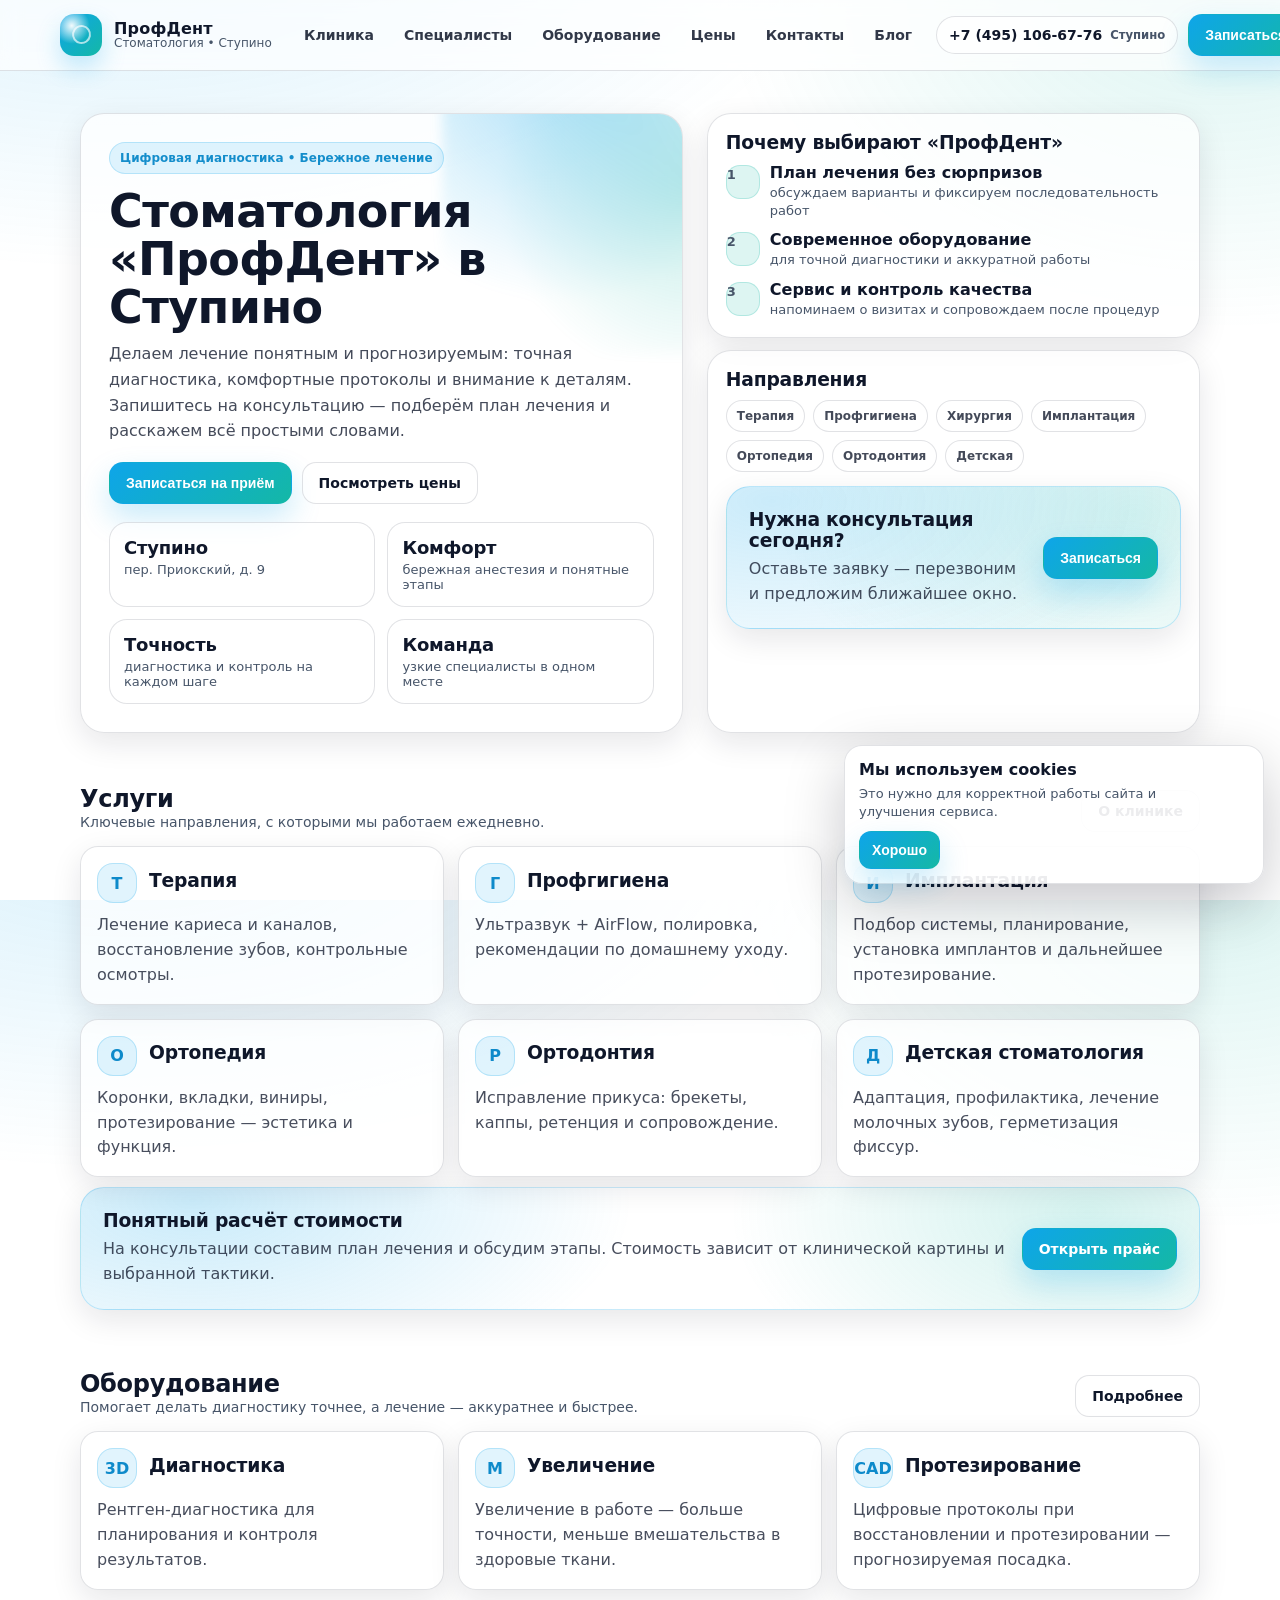
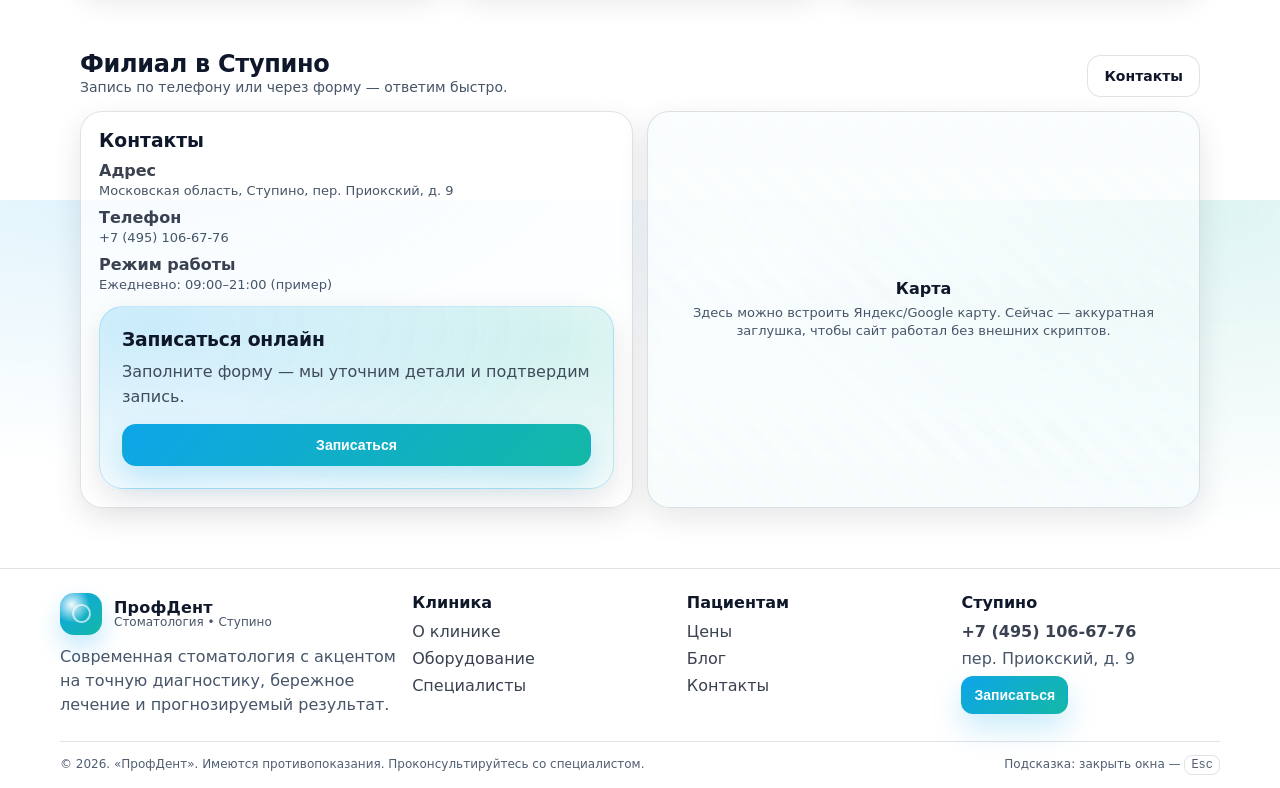
<file: index.html>
<!doctype html>
<html lang="ru">
  <head>
    <meta charset="utf-8" />
    <meta name="viewport" content="width=device-width, initial-scale=1" />
    <title>ПрофДент — стоматология в Ступино</title>
    <meta
      name="description"
      content="ПрофДент — современная стоматология в городе Ступино: диагностика, терапия, хирургия, имплантация, ортопедия, ортодонтия, детская стоматология."
    />
    <meta name="theme-color" content="#0ea5e9" />
    <link rel="manifest" href="assets/site.webmanifest" />
    <link rel="stylesheet" href="assets/styles.css" />
  </head>
  <body>
    <a class="skip-link" href="#content">Перейти к содержимому</a>

    <header class="topbar">
      <div class="container topbar__inner">
        <a class="brand" href="index.html">
          <span class="brand__mark" aria-hidden="true"></span>
          <span class="brand__text">
            <span class="brand__name">ПрофДент</span>
            <span class="brand__tag">Стоматология • Ступино</span>
          </span>
        </a>

        <nav class="nav" aria-label="Основное меню">
          <a data-nav href="clinic.html">Клиника</a>
          <a data-nav href="specialists.html">Специалисты</a>
          <a data-nav href="equipment.html">Оборудование</a>
          <a data-nav href="prices.html">Цены</a>
          <a data-nav href="contacts.html">Контакты</a>
          <a data-nav href="blog.html">Блог</a>
        </nav>

        <div class="topbar__actions">
          <button id="menuBtn" class="btn btn--ghost btn--sm menuBtn" aria-expanded="false" aria-controls="menuToast">Меню</button>
          <a class="chip" href="tel:+74951066776" aria-label="Позвонить в ПрофДент">
            +7 (495) 106-67-76
            <small>Ступино</small>
          </a>
          <button class="btn btn--primary" data-open-appointment>Записаться</button>
        </div>
      </div>
    </header>

    <aside id="menuToast" class="toast" data-open="false" aria-label="Меню (мобильная версия)">
      <div class="toast__row">
        <div>
          <h4>Навигация</h4>
          <p>Быстрые ссылки по сайту.</p>
          <div class="toast__actions" style="flex-wrap: wrap;">
            <a class="btn btn--ghost btn--sm" href="clinic.html">Клиника</a>
            <a class="btn btn--ghost btn--sm" href="specialists.html">Специалисты</a>
            <a class="btn btn--ghost btn--sm" href="equipment.html">Оборудование</a>
            <a class="btn btn--ghost btn--sm" href="prices.html">Цены</a>
            <a class="btn btn--ghost btn--sm" href="contacts.html">Контакты</a>
            <a class="btn btn--ghost btn--sm" href="blog.html">Блог</a>
          </div>
        </div>
        <button class="xBtn" data-close-menu aria-label="Закрыть меню">×</button>
      </div>
    </aside>

    <main id="content">
      <section class="hero">
        <div class="container hero__grid">
          <div class="hero__card">
            <div class="hero__kicker">Цифровая диагностика • Бережное лечение</div>
            <h1>Стоматология «ПрофДент» в Ступино</h1>
            <p>
              Делаем лечение понятным и прогнозируемым: точная диагностика, комфортные протоколы и внимание к деталям.
              Запишитесь на консультацию — подберём план лечения и расскажем всё простыми словами.
            </p>

            <div class="hero__actions">
              <button class="btn btn--primary" data-open-appointment>Записаться на приём</button>
              <a class="btn btn--ghost" href="prices.html">Посмотреть цены</a>
            </div>

            <div class="hero__meta" role="list">
              <div class="metric" role="listitem">
                <strong>Ступино</strong>
                <span>пер. Приокский, д. 9</span>
              </div>
              <div class="metric" role="listitem">
                <strong>Комфорт</strong>
                <span>бережная анестезия и понятные этапы</span>
              </div>
              <div class="metric" role="listitem">
                <strong>Точность</strong>
                <span>диагностика и контроль на каждом шаге</span>
              </div>
              <div class="metric" role="listitem">
                <strong>Команда</strong>
                <span>узкие специалисты в одном месте</span>
              </div>
            </div>
          </div>

          <div class="hero__side">
            <div class="sideCard">
              <h3 class="sideCard__title">Почему выбирают «ПрофДент»</h3>
              <ul class="sideCard__list">
                <li>
                  <span class="badgeIcon">1</span>
                  <div>
                    <b>План лечения без сюрпризов</b>
                    <span>обсуждаем варианты и фиксируем последовательность работ</span>
                  </div>
                </li>
                <li>
                  <span class="badgeIcon">2</span>
                  <div>
                    <b>Современное оборудование</b>
                    <span>для точной диагностики и аккуратной работы</span>
                  </div>
                </li>
                <li>
                  <span class="badgeIcon">3</span>
                  <div>
                    <b>Сервис и контроль качества</b>
                    <span>напоминаем о визитах и сопровождаем после процедур</span>
                  </div>
                </li>
              </ul>
            </div>

            <div class="sideCard">
              <h3 class="sideCard__title">Направления</h3>
              <div class="pillRow">
                <span class="pill">Терапия</span>
                <span class="pill">Профгигиена</span>
                <span class="pill">Хирургия</span>
                <span class="pill">Имплантация</span>
                <span class="pill">Ортопедия</span>
                <span class="pill">Ортодонтия</span>
                <span class="pill">Детская</span>
              </div>
              <div class="cta" style="margin-top: 14px;">
                <div>
                  <h3>Нужна консультация сегодня?</h3>
                  <p>Оставьте заявку — перезвоним и предложим ближайшее окно.</p>
                </div>
                <button class="btn btn--primary" data-open-appointment>Записаться</button>
              </div>
            </div>
          </div>
        </div>
      </section>

      <section class="section">
        <div class="container">
          <div class="section__head">
            <div>
              <h2 class="section__title">Услуги</h2>
              <p class="section__hint">Ключевые направления, с которыми мы работаем ежедневно.</p>
            </div>
            <a class="btn btn--ghost" href="clinic.html">О клинике</a>
          </div>

          <div class="grid grid--3">
            <article class="card">
              <div class="card__top">
                <div class="icon" aria-hidden="true">Т</div>
                <h3>Терапия</h3>
              </div>
              <p>Лечение кариеса и каналов, восстановление зубов, контрольные осмотры.</p>
            </article>
            <article class="card">
              <div class="card__top">
                <div class="icon" aria-hidden="true">Г</div>
                <h3>Профгигиена</h3>
              </div>
              <p>Ультразвук + AirFlow, полировка, рекомендации по домашнему уходу.</p>
            </article>
            <article class="card">
              <div class="card__top">
                <div class="icon" aria-hidden="true">И</div>
                <h3>Имплантация</h3>
              </div>
              <p>Подбор системы, планирование, установка имплантов и дальнейшее протезирование.</p>
            </article>
            <article class="card">
              <div class="card__top">
                <div class="icon" aria-hidden="true">О</div>
                <h3>Ортопедия</h3>
              </div>
              <p>Коронки, вкладки, виниры, протезирование — эстетика и функция.</p>
            </article>
            <article class="card">
              <div class="card__top">
                <div class="icon" aria-hidden="true">Р</div>
                <h3>Ортодонтия</h3>
              </div>
              <p>Исправление прикуса: брекеты, каппы, ретенция и сопровождение.</p>
            </article>
            <article class="card">
              <div class="card__top">
                <div class="icon" aria-hidden="true">Д</div>
                <h3>Детская стоматология</h3>
              </div>
              <p>Адаптация, профилактика, лечение молочных зубов, герметизация фиссур.</p>
            </article>
          </div>

          <div class="cta">
            <div>
              <h3>Понятный расчёт стоимости</h3>
              <p>
                На консультации составим план лечения и обсудим этапы. Стоимость зависит от клинической картины и
                выбранной тактики.
              </p>
            </div>
            <a class="btn btn--primary" href="prices.html">Открыть прайс</a>
          </div>
        </div>
      </section>

      <section class="section">
        <div class="container">
          <div class="section__head">
            <div>
              <h2 class="section__title">Оборудование</h2>
              <p class="section__hint">Помогает делать диагностику точнее, а лечение — аккуратнее и быстрее.</p>
            </div>
            <a class="btn btn--ghost" href="equipment.html">Подробнее</a>
          </div>

          <div class="grid grid--3">
            <article class="card">
              <div class="card__top">
                <div class="icon" aria-hidden="true">3D</div>
                <h3>Диагностика</h3>
              </div>
              <p>Рентген-диагностика для планирования и контроля результатов.</p>
            </article>
            <article class="card">
              <div class="card__top">
                <div class="icon" aria-hidden="true">M</div>
                <h3>Увеличение</h3>
              </div>
              <p>Увеличение в работе — больше точности, меньше вмешательства в здоровые ткани.</p>
            </article>
            <article class="card">
              <div class="card__top">
                <div class="icon" aria-hidden="true">CAD</div>
                <h3>Протезирование</h3>
              </div>
              <p>Цифровые протоколы при восстановлении и протезировании — прогнозируемая посадка.</p>
            </article>
          </div>
        </div>
      </section>

      <section class="section">
        <div class="container">
          <div class="section__head">
            <div>
              <h2 class="section__title">Филиал в Ступино</h2>
              <p class="section__hint">Запись по телефону или через форму — ответим быстро.</p>
            </div>
            <a class="btn btn--ghost" href="contacts.html">Контакты</a>
          </div>

          <div class="twoCol">
            <div class="contactCard">
              <h3>Контакты</h3>
              <ul class="contactList">
                <li>
                  <b>Адрес</b>
                  <span>Московская область, Ступино, пер. Приокский, д. 9</span>
                </li>
                <li>
                  <b>Телефон</b>
                  <span><a href="tel:+74951066776">+7 (495) 106-67-76</a></span>
                </li>
                <li>
                  <b>Режим работы</b>
                  <span>Ежедневно: 09:00–21:00 (пример)</span>
                </li>
              </ul>
              <div class="cta" style="grid-template-columns: 1fr; margin-top: 14px;">
                <div>
                  <h3>Записаться онлайн</h3>
                  <p>Заполните форму — мы уточним детали и подтвердим запись.</p>
                </div>
                <button class="btn btn--primary" data-open-appointment>Записаться</button>
              </div>
            </div>

            <div class="mapPlaceholder" aria-label="Карта (заглушка)">
              <div class="mapPlaceholder__inner">
                <div>
                  <b>Карта</b>
                  <span>
                    Здесь можно встроить Яндекс/Google карту. Сейчас — аккуратная заглушка, чтобы сайт работал без внешних
                    скриптов.
                  </span>
                </div>
              </div>
            </div>
          </div>
        </div>
      </section>
    </main>

    <footer class="footer">
      <div class="container footer__grid">
        <div>
          <div class="brand" style="padding: 0;">
            <span class="brand__mark" aria-hidden="true"></span>
            <span class="brand__text">
              <span class="brand__name">ПрофДент</span>
              <span class="brand__tag">Стоматология • Ступино</span>
            </span>
          </div>
          <p class="muted" style="margin:10px 0 0; line-height:1.5;">
            Современная стоматология с акцентом на точную диагностику, бережное лечение и прогнозируемый результат.
          </p>
        </div>
        <div>
          <h4>Клиника</h4>
          <ul>
            <li><a href="clinic.html">О клинике</a></li>
            <li><a href="equipment.html">Оборудование</a></li>
            <li><a href="specialists.html">Специалисты</a></li>
          </ul>
        </div>
        <div>
          <h4>Пациентам</h4>
          <ul>
            <li><a href="prices.html">Цены</a></li>
            <li><a href="blog.html">Блог</a></li>
            <li><a href="contacts.html">Контакты</a></li>
          </ul>
        </div>
        <div>
          <h4>Ступино</h4>
          <ul>
            <li><a href="tel:+74951066776"><b>+7 (495) 106-67-76</b></a></li>
            <li><span class="muted">пер. Приокский, д. 9</span></li>
            <li><button class="btn btn--primary btn--sm" data-open-appointment>Записаться</button></li>
          </ul>
        </div>
      </div>
      <div class="container fineprint">
        <div>© 2026. «ПрофДент». Имеются противопоказания. Проконсультируйтесь со специалистом.</div>
        <div>Подсказка: закрыть окна — <span class="kbd">Esc</span></div>
      </div>
    </footer>

    <dialog id="appointmentDialog" aria-label="Запись на приём">
      <div class="modal">
        <div class="modal__head">
          <div>
            <h3>Записаться на приём</h3>
            <p>Оставьте контакты — администратор перезвонит и подберёт удобное время в филиале Ступино.</p>
          </div>
          <button class="xBtn" data-close-dialog aria-label="Закрыть окно">×</button>
        </div>

        <form class="form">
          <div class="fields">
            <label>
              Имя
              <input name="name" autocomplete="name" placeholder="Например, Анна" required />
            </label>
            <label>
              Телефон
              <input name="phone" inputmode="tel" autocomplete="tel" placeholder="+7 (___) ___-__-__" required />
            </label>
          </div>

          <div class="fields">
            <label>
              Направление
              <select name="service">
                <option value="therapy">Терапия</option>
                <option value="hygiene">Профгигиена</option>
                <option value="surgery">Хирургия</option>
                <option value="implant">Имплантация</option>
                <option value="ortho">Ортопедия</option>
                <option value="ortodont">Ортодонтия</option>
                <option value="kids">Детская стоматология</option>
              </select>
            </label>
            <label>
              Врач
              <select name="doctor" required>
                <option value="Черницкий">Черницкий</option>
                <option value="Курилова">Курилова</option>
                <option value="Воронина">Воронина</option>
              </select>
            </label>
          </div>

          <div class="fields">
            <label>
              Дата
              <input type="date" name="date" required />
            </label>
            <label>
              Время
              <select name="time" required>
                <option value="09:00">09:00</option>
                <option value="10:00">10:00</option>
                <option value="11:00">11:00</option>
                <option value="12:00">12:00</option>
                <option value="13:00">13:00</option>
                <option value="14:00">14:00</option>
                <option value="15:00">15:00</option>
                <option value="16:00">16:00</option>
                <option value="17:00">17:00</option>
                <option value="18:00">18:00</option>
              </select>
            </label>
          </div>

          <label>
            Комментарий
            <textarea name="comment" placeholder="Например: болит зуб / нужна консультация по имплантации"></textarea>
          </label>

          <div class="checkbox">
            <input type="checkbox" required />
            <div>Я согласен(а) на обработку персональных данных и ознакомлен(а) с политикой конфиденциальности.</div>
          </div>

          <div style="display:flex; gap:10px; justify-content:flex-end; flex-wrap:wrap;">
            <button type="button" class="btn btn--ghost" data-close-dialog>Отмена</button>
            <button type="submit" class="btn btn--primary">Отправить заявку</button>
          </div>
        </form>
      </div>
    </dialog>

    <aside id="toast" class="toast" data-open="false" aria-live="polite" aria-label="Уведомление">
      <div class="toast__row">
        <div>
          <h4>Готово</h4>
          <p id="toastText">Сообщение</p>
          <div class="toast__actions">
            <button class="btn btn--ghost btn--sm" data-close-toast>Закрыть</button>
            <button class="btn btn--primary btn--sm" data-open-appointment>Записаться ещё</button>
          </div>
        </div>
        <button class="xBtn" data-close-toast aria-label="Закрыть уведомление">×</button>
      </div>
    </aside>

    <aside id="cookieToast" class="toast" data-open="false" aria-label="Cookies">
      <div class="toast__row">
        <div>
          <h4>Мы используем cookies</h4>
          <p>Это нужно для корректной работы сайта и улучшения сервиса.</p>
          <div class="toast__actions">
            <button class="btn btn--primary btn--sm" data-accept-cookies>Хорошо</button>
          </div>
        </div>
        <div style="width:42px; height:42px;"></div>
      </div>
    </aside>

    <script src="assets/app.js"></script>
  </body>
</html>
</file>
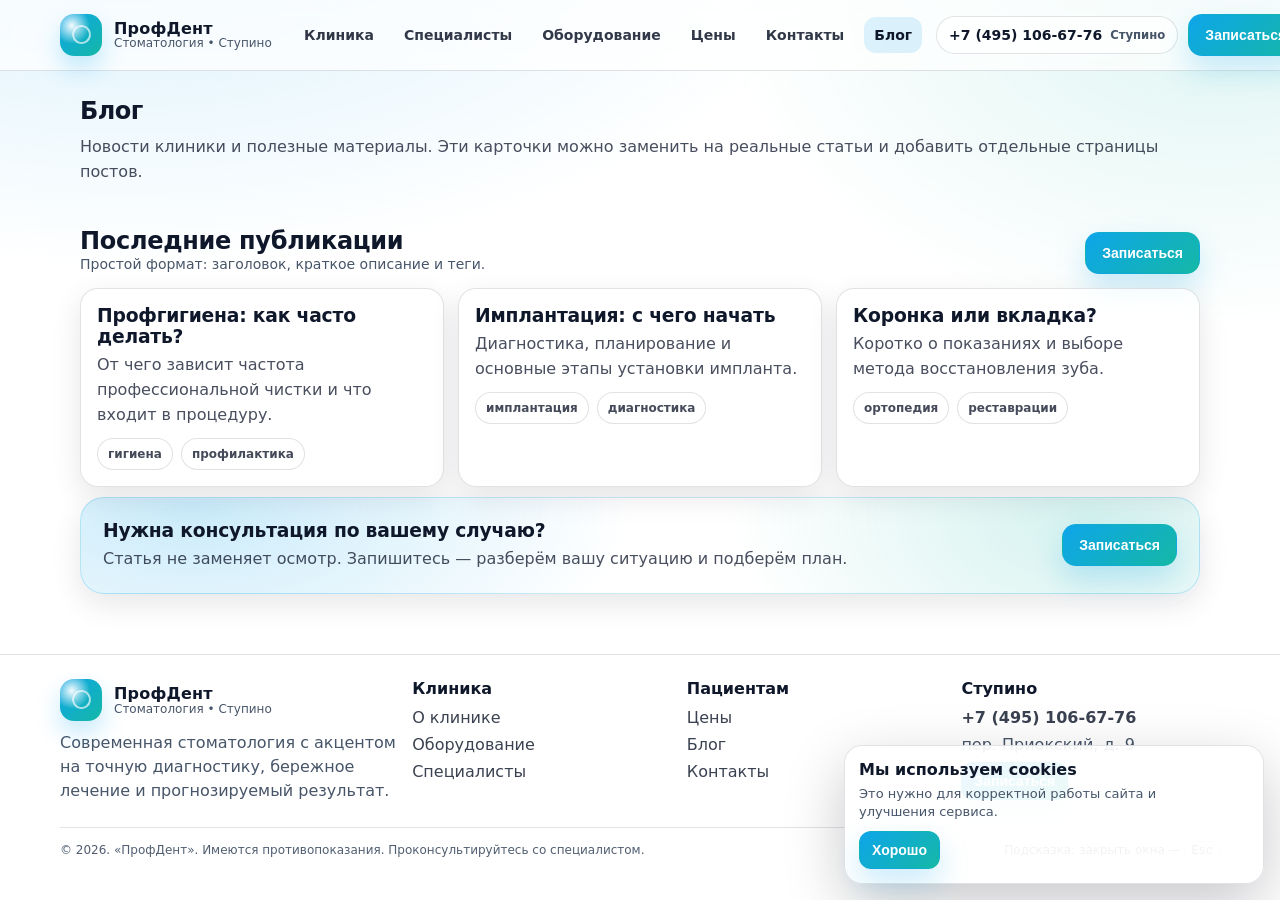
<file: blog.html>
<!doctype html>
<html lang="ru">
  <head>
    <meta charset="utf-8" />
    <meta name="viewport" content="width=device-width, initial-scale=1" />
    <title>Блог — ПрофДент (Ступино)</title>
    <meta name="description" content="Новости клиники и полезные статьи стоматологии «ПрофДент» в Ступино." />
    <meta name="theme-color" content="#0ea5e9" />
    <link rel="manifest" href="assets/site.webmanifest" />
    <link rel="stylesheet" href="assets/styles.css" />
  </head>
  <body>
    <a class="skip-link" href="#content">Перейти к содержимому</a>

    <header class="topbar">
      <div class="container topbar__inner">
        <a class="brand" href="index.html">
          <span class="brand__mark" aria-hidden="true"></span>
          <span class="brand__text">
            <span class="brand__name">ПрофДент</span>
            <span class="brand__tag">Стоматология • Ступино</span>
          </span>
        </a>

        <nav class="nav" aria-label="Основное меню">
          <a data-nav href="clinic.html">Клиника</a>
          <a data-nav href="specialists.html">Специалисты</a>
          <a data-nav href="equipment.html">Оборудование</a>
          <a data-nav href="prices.html">Цены</a>
          <a data-nav href="contacts.html">Контакты</a>
          <a data-nav href="blog.html">Блог</a>
        </nav>

        <div class="topbar__actions">
          <button id="menuBtn" class="btn btn--ghost btn--sm menuBtn" aria-expanded="false" aria-controls="menuToast">Меню</button>
          <a class="chip" href="tel:+74951066776">
            +7 (495) 106-67-76
            <small>Ступино</small>
          </a>
          <button class="btn btn--primary" data-open-appointment>Записаться</button>
        </div>
      </div>
    </header>

    <aside id="menuToast" class="toast" data-open="false" aria-label="Меню (мобильная версия)">
      <div class="toast__row">
        <div>
          <h4>Навигация</h4>
          <p>Быстрые ссылки по сайту.</p>
          <div class="toast__actions" style="flex-wrap: wrap;">
            <a class="btn btn--ghost btn--sm" href="clinic.html">Клиника</a>
            <a class="btn btn--ghost btn--sm" href="specialists.html">Специалисты</a>
            <a class="btn btn--ghost btn--sm" href="equipment.html">Оборудование</a>
            <a class="btn btn--ghost btn--sm" href="prices.html">Цены</a>
            <a class="btn btn--ghost btn--sm" href="contacts.html">Контакты</a>
            <a class="btn btn--ghost btn--sm" href="blog.html">Блог</a>
          </div>
        </div>
        <button class="xBtn" data-close-menu aria-label="Закрыть меню">×</button>
      </div>
    </aside>

    <main id="content">
      <section class="pageHead">
        <div class="container">
          <h1>Блог</h1>
          <p>Новости клиники и полезные материалы. Эти карточки можно заменить на реальные статьи и добавить отдельные страницы постов.</p>
        </div>
      </section>

      <section class="section">
        <div class="container">
          <div class="section__head">
            <div>
              <h2 class="section__title">Последние публикации</h2>
              <p class="section__hint">Простой формат: заголовок, краткое описание и теги.</p>
            </div>
            <button class="btn btn--primary" data-open-appointment>Записаться</button>
          </div>

          <div class="grid grid--3">
            <article class="card">
              <h3>Профгигиена: как часто делать?</h3>
              <p>От чего зависит частота профессиональной чистки и что входит в процедуру.</p>
              <div class="pillRow">
                <span class="pill">гигиена</span>
                <span class="pill">профилактика</span>
              </div>
            </article>
            <article class="card">
              <h3>Имплантация: с чего начать</h3>
              <p>Диагностика, планирование и основные этапы установки импланта.</p>
              <div class="pillRow">
                <span class="pill">имплантация</span>
                <span class="pill">диагностика</span>
              </div>
            </article>
            <article class="card">
              <h3>Коронка или вкладка?</h3>
              <p>Коротко о показаниях и выборе метода восстановления зуба.</p>
              <div class="pillRow">
                <span class="pill">ортопедия</span>
                <span class="pill">реставрации</span>
              </div>
            </article>
          </div>

          <div class="cta">
            <div>
              <h3>Нужна консультация по вашему случаю?</h3>
              <p>Статья не заменяет осмотр. Запишитесь — разберём вашу ситуацию и подберём план.</p>
            </div>
            <button class="btn btn--primary" data-open-appointment>Записаться</button>
          </div>
        </div>
      </section>
    </main>

    <footer class="footer">
      <div class="container footer__grid">
        <div>
          <div class="brand" style="padding: 0;">
            <span class="brand__mark" aria-hidden="true"></span>
            <span class="brand__text">
              <span class="brand__name">ПрофДент</span>
              <span class="brand__tag">Стоматология • Ступино</span>
            </span>
          </div>
          <p class="muted" style="margin:10px 0 0; line-height:1.5;">
            Современная стоматология с акцентом на точную диагностику, бережное лечение и прогнозируемый результат.
          </p>
        </div>
        <div>
          <h4>Клиника</h4>
          <ul>
            <li><a href="clinic.html">О клинике</a></li>
            <li><a href="equipment.html">Оборудование</a></li>
            <li><a href="specialists.html">Специалисты</a></li>
          </ul>
        </div>
        <div>
          <h4>Пациентам</h4>
          <ul>
            <li><a href="prices.html">Цены</a></li>
            <li><a href="blog.html">Блог</a></li>
            <li><a href="contacts.html">Контакты</a></li>
          </ul>
        </div>
        <div>
          <h4>Ступино</h4>
          <ul>
            <li><a href="tel:+74951066776"><b>+7 (495) 106-67-76</b></a></li>
            <li><span class="muted">пер. Приокский, д. 9</span></li>
            <li><button class="btn btn--primary btn--sm" data-open-appointment>Записаться</button></li>
          </ul>
        </div>
      </div>
      <div class="container fineprint">
        <div>© 2026. «ПрофДент». Имеются противопоказания. Проконсультируйтесь со специалистом.</div>
        <div>Подсказка: закрыть окна — <span class="kbd">Esc</span></div>
      </div>
    </footer>

    <dialog id="appointmentDialog" aria-label="Запись на приём">
      <div class="modal">
        <div class="modal__head">
          <div>
            <h3>Записаться на приём</h3>
            <p>Оставьте контакты — администратор перезвонит и подберёт удобное время в филиале Ступино.</p>
          </div>
          <button class="xBtn" data-close-dialog aria-label="Закрыть окно">×</button>
        </div>

        <form class="form">
          <div class="fields">
            <label>
              Имя
              <input name="name" autocomplete="name" placeholder="Например, Анна" required />
            </label>
            <label>
              Телефон
              <input name="phone" inputmode="tel" autocomplete="tel" placeholder="+7 (___) ___-__-__" required />
            </label>
          </div>

          <div class="fields">
            <label>
              Направление
              <select name="service">
                <option value="therapy">Терапия</option>
                <option value="hygiene">Профгигиена</option>
                <option value="surgery">Хирургия</option>
                <option value="implant">Имплантация</option>
                <option value="ortho">Ортопедия</option>
                <option value="ortodont">Ортодонтия</option>
                <option value="kids">Детская стоматология</option>
              </select>
            </label>
            <label>
              Врач
              <select name="doctor" required>
                <option value="Черницкий">Черницкий</option>
                <option value="Курилова">Курилова</option>
                <option value="Воронина">Воронина</option>
              </select>
            </label>
          </div>

          <div class="fields">
            <label>
              Дата
              <input type="date" name="date" required />
            </label>
            <label>
              Время
              <select name="time" required>
                <option value="09:00">09:00</option>
                <option value="10:00">10:00</option>
                <option value="11:00">11:00</option>
                <option value="12:00">12:00</option>
                <option value="13:00">13:00</option>
                <option value="14:00">14:00</option>
                <option value="15:00">15:00</option>
                <option value="16:00">16:00</option>
                <option value="17:00">17:00</option>
                <option value="18:00">18:00</option>
              </select>
            </label>
          </div>

          <label>
            Комментарий
            <textarea name="comment" placeholder="Например: болит зуб / нужна консультация по имплантации"></textarea>
          </label>

          <div class="checkbox">
            <input type="checkbox" required />
            <div>Я согласен(а) на обработку персональных данных и ознакомлен(а) с политикой конфиденциальности.</div>
          </div>

          <div style="display:flex; gap:10px; justify-content:flex-end; flex-wrap:wrap;">
            <button type="button" class="btn btn--ghost" data-close-dialog>Отмена</button>
            <button type="submit" class="btn btn--primary">Отправить заявку</button>
          </div>
        </form>
      </div>
    </dialog>

    <aside id="toast" class="toast" data-open="false" aria-live="polite" aria-label="Уведомление">
      <div class="toast__row">
        <div>
          <h4>Готово</h4>
          <p id="toastText">Сообщение</p>
          <div class="toast__actions">
            <button class="btn btn--ghost btn--sm" data-close-toast>Закрыть</button>
            <button class="btn btn--primary btn--sm" data-open-appointment>Записаться ещё</button>
          </div>
        </div>
        <button class="xBtn" data-close-toast aria-label="Закрыть уведомление">×</button>
      </div>
    </aside>

    <aside id="cookieToast" class="toast" data-open="false" aria-label="Cookies">
      <div class="toast__row">
        <div>
          <h4>Мы используем cookies</h4>
          <p>Это нужно для корректной работы сайта и улучшения сервиса.</p>
          <div class="toast__actions">
            <button class="btn btn--primary btn--sm" data-accept-cookies>Хорошо</button>
          </div>
        </div>
        <div style="width:42px; height:42px;"></div>
      </div>
    </aside>

    <script src="assets/app.js"></script>
  </body>
</html>
</file>
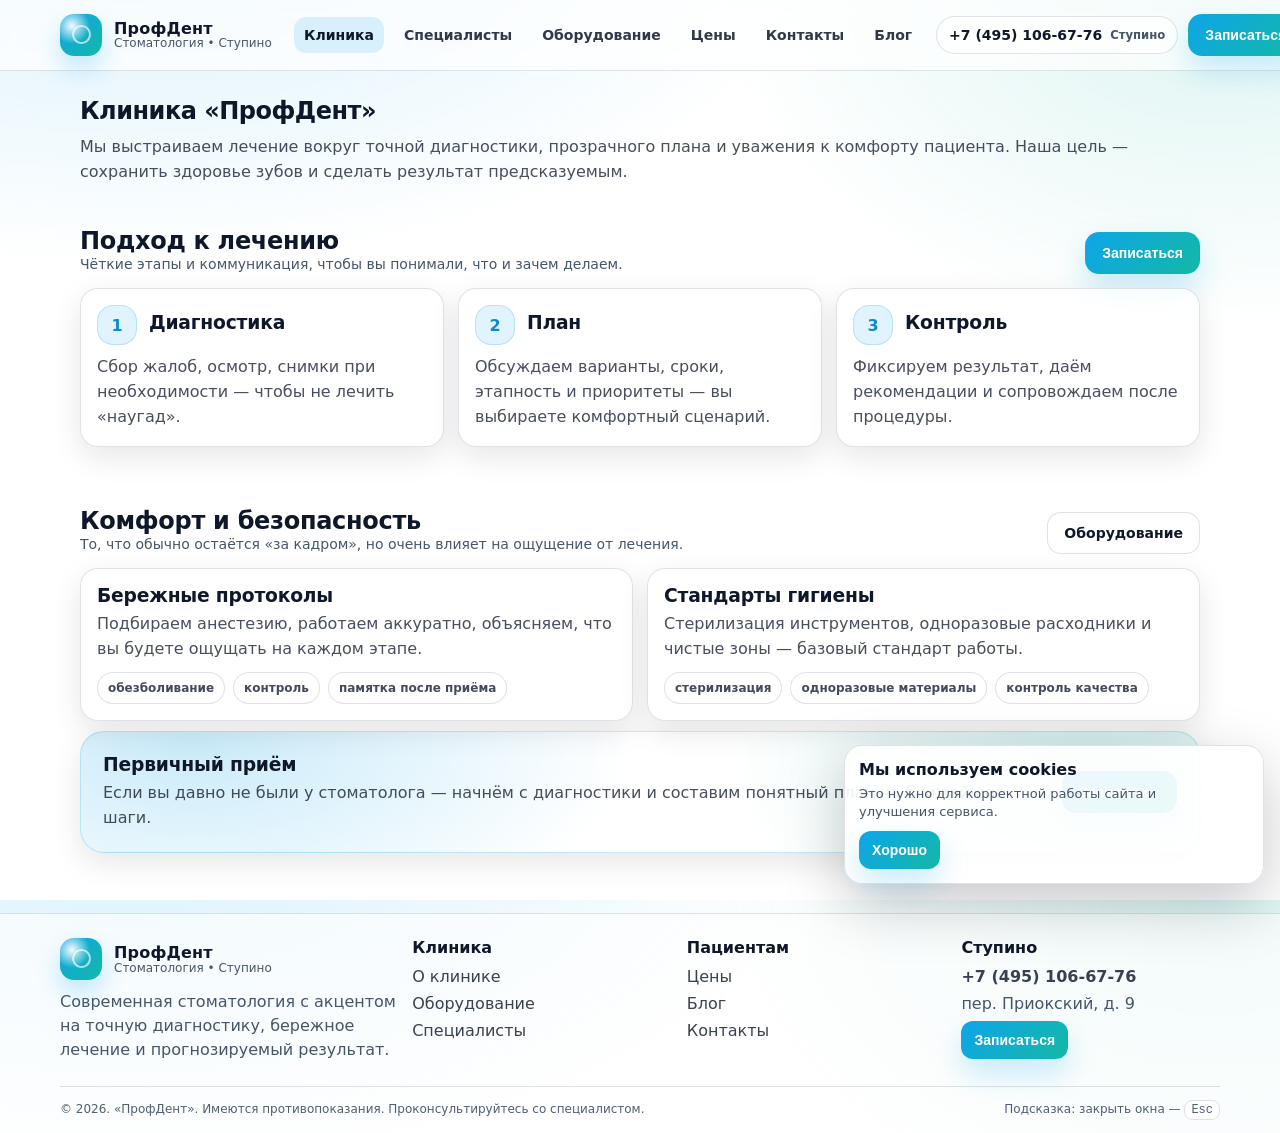
<file: clinic.html>
<!doctype html>
<html lang="ru">
  <head>
    <meta charset="utf-8" />
    <meta name="viewport" content="width=device-width, initial-scale=1" />
    <title>Клиника — ПрофДент (Ступино)</title>
    <meta name="description" content="О клинике «ПрофДент» в Ступино: подход, стандарты качества, комфорт и сервис." />
    <meta name="theme-color" content="#0ea5e9" />
    <link rel="manifest" href="assets/site.webmanifest" />
    <link rel="stylesheet" href="assets/styles.css" />
  </head>
  <body>
    <a class="skip-link" href="#content">Перейти к содержимому</a>

    <header class="topbar">
      <div class="container topbar__inner">
        <a class="brand" href="index.html">
          <span class="brand__mark" aria-hidden="true"></span>
          <span class="brand__text">
            <span class="brand__name">ПрофДент</span>
            <span class="brand__tag">Стоматология • Ступино</span>
          </span>
        </a>

        <nav class="nav" aria-label="Основное меню">
          <a data-nav href="clinic.html">Клиника</a>
          <a data-nav href="specialists.html">Специалисты</a>
          <a data-nav href="equipment.html">Оборудование</a>
          <a data-nav href="prices.html">Цены</a>
          <a data-nav href="contacts.html">Контакты</a>
          <a data-nav href="blog.html">Блог</a>
        </nav>

        <div class="topbar__actions">
          <button id="menuBtn" class="btn btn--ghost btn--sm menuBtn" aria-expanded="false" aria-controls="menuToast">Меню</button>
          <a class="chip" href="tel:+74951066776">
            +7 (495) 106-67-76
            <small>Ступино</small>
          </a>
          <button class="btn btn--primary" data-open-appointment>Записаться</button>
        </div>
      </div>
    </header>

    <aside id="menuToast" class="toast" data-open="false" aria-label="Меню (мобильная версия)">
      <div class="toast__row">
        <div>
          <h4>Навигация</h4>
          <p>Быстрые ссылки по сайту.</p>
          <div class="toast__actions" style="flex-wrap: wrap;">
            <a class="btn btn--ghost btn--sm" href="clinic.html">Клиника</a>
            <a class="btn btn--ghost btn--sm" href="specialists.html">Специалисты</a>
            <a class="btn btn--ghost btn--sm" href="equipment.html">Оборудование</a>
            <a class="btn btn--ghost btn--sm" href="prices.html">Цены</a>
            <a class="btn btn--ghost btn--sm" href="contacts.html">Контакты</a>
            <a class="btn btn--ghost btn--sm" href="blog.html">Блог</a>
          </div>
        </div>
        <button class="xBtn" data-close-menu aria-label="Закрыть меню">×</button>
      </div>
    </aside>

    <main id="content">
      <section class="pageHead">
        <div class="container">
          <h1>Клиника «ПрофДент»</h1>
          <p>
            Мы выстраиваем лечение вокруг точной диагностики, прозрачного плана и уважения к комфорту пациента. Наша цель
            — сохранить здоровье зубов и сделать результат предсказуемым.
          </p>
        </div>
      </section>

      <section class="section">
        <div class="container">
          <div class="section__head">
            <div>
              <h2 class="section__title">Подход к лечению</h2>
              <p class="section__hint">Чёткие этапы и коммуникация, чтобы вы понимали, что и зачем делаем.</p>
            </div>
            <button class="btn btn--primary" data-open-appointment>Записаться</button>
          </div>

          <div class="grid grid--3">
            <article class="card">
              <div class="card__top">
                <div class="icon" aria-hidden="true">1</div>
                <h3>Диагностика</h3>
              </div>
              <p>Сбор жалоб, осмотр, снимки при необходимости — чтобы не лечить «наугад».</p>
            </article>
            <article class="card">
              <div class="card__top">
                <div class="icon" aria-hidden="true">2</div>
                <h3>План</h3>
              </div>
              <p>Обсуждаем варианты, сроки, этапность и приоритеты — вы выбираете комфортный сценарий.</p>
            </article>
            <article class="card">
              <div class="card__top">
                <div class="icon" aria-hidden="true">3</div>
                <h3>Контроль</h3>
              </div>
              <p>Фиксируем результат, даём рекомендации и сопровождаем после процедуры.</p>
            </article>
          </div>
        </div>
      </section>

      <section class="section">
        <div class="container">
          <div class="section__head">
            <div>
              <h2 class="section__title">Комфорт и безопасность</h2>
              <p class="section__hint">То, что обычно остаётся «за кадром», но очень влияет на ощущение от лечения.</p>
            </div>
            <a class="btn btn--ghost" href="equipment.html">Оборудование</a>
          </div>

          <div class="grid grid--2">
            <article class="card">
              <h3>Бережные протоколы</h3>
              <p>Подбираем анестезию, работаем аккуратно, объясняем, что вы будете ощущать на каждом этапе.</p>
              <div class="pillRow">
                <span class="pill">обезболивание</span>
                <span class="pill">контроль</span>
                <span class="pill">памятка после приёма</span>
              </div>
            </article>
            <article class="card">
              <h3>Стандарты гигиены</h3>
              <p>Стерилизация инструментов, одноразовые расходники и чистые зоны — базовый стандарт работы.</p>
              <div class="pillRow">
                <span class="pill">стерилизация</span>
                <span class="pill">одноразовые материалы</span>
                <span class="pill">контроль качества</span>
              </div>
            </article>
          </div>

          <div class="cta">
            <div>
              <h3>Первичный приём</h3>
              <p>Если вы давно не были у стоматолога — начнём с диагностики и составим понятный план на ближайшие шаги.</p>
            </div>
            <button class="btn btn--primary" data-open-appointment>Записаться</button>
          </div>
        </div>
      </section>
    </main>

    <footer class="footer">
      <div class="container footer__grid">
        <div>
          <div class="brand" style="padding: 0;">
            <span class="brand__mark" aria-hidden="true"></span>
            <span class="brand__text">
              <span class="brand__name">ПрофДент</span>
              <span class="brand__tag">Стоматология • Ступино</span>
            </span>
          </div>
          <p class="muted" style="margin:10px 0 0; line-height:1.5;">
            Современная стоматология с акцентом на точную диагностику, бережное лечение и прогнозируемый результат.
          </p>
        </div>
        <div>
          <h4>Клиника</h4>
          <ul>
            <li><a href="clinic.html">О клинике</a></li>
            <li><a href="equipment.html">Оборудование</a></li>
            <li><a href="specialists.html">Специалисты</a></li>
          </ul>
        </div>
        <div>
          <h4>Пациентам</h4>
          <ul>
            <li><a href="prices.html">Цены</a></li>
            <li><a href="blog.html">Блог</a></li>
            <li><a href="contacts.html">Контакты</a></li>
          </ul>
        </div>
        <div>
          <h4>Ступино</h4>
          <ul>
            <li><a href="tel:+74951066776"><b>+7 (495) 106-67-76</b></a></li>
            <li><span class="muted">пер. Приокский, д. 9</span></li>
            <li><button class="btn btn--primary btn--sm" data-open-appointment>Записаться</button></li>
          </ul>
        </div>
      </div>
      <div class="container fineprint">
        <div>© 2026. «ПрофДент». Имеются противопоказания. Проконсультируйтесь со специалистом.</div>
        <div>Подсказка: закрыть окна — <span class="kbd">Esc</span></div>
      </div>
    </footer>

    <dialog id="appointmentDialog" aria-label="Запись на приём">
      <div class="modal">
        <div class="modal__head">
          <div>
            <h3>Записаться на приём</h3>
            <p>Оставьте контакты — администратор перезвонит и подберёт удобное время в филиале Ступино.</p>
          </div>
          <button class="xBtn" data-close-dialog aria-label="Закрыть окно">×</button>
        </div>

        <form class="form">
          <div class="fields">
            <label>
              Имя
              <input name="name" autocomplete="name" placeholder="Например, Анна" required />
            </label>
            <label>
              Телефон
              <input name="phone" inputmode="tel" autocomplete="tel" placeholder="+7 (___) ___-__-__" required />
            </label>
          </div>

          <div class="fields">
            <label>
              Направление
              <select name="service">
                <option value="therapy">Терапия</option>
                <option value="hygiene">Профгигиена</option>
                <option value="surgery">Хирургия</option>
                <option value="implant">Имплантация</option>
                <option value="ortho">Ортопедия</option>
                <option value="ortodont">Ортодонтия</option>
                <option value="kids">Детская стоматология</option>
              </select>
            </label>
            <label>
              Врач
              <select name="doctor" required>
                <option value="Черницкий">Черницкий</option>
                <option value="Курилова">Курилова</option>
                <option value="Воронина">Воронина</option>
              </select>
            </label>
          </div>

          <div class="fields">
            <label>
              Дата
              <input type="date" name="date" required />
            </label>
            <label>
              Время
              <select name="time" required>
                <option value="09:00">09:00</option>
                <option value="10:00">10:00</option>
                <option value="11:00">11:00</option>
                <option value="12:00">12:00</option>
                <option value="13:00">13:00</option>
                <option value="14:00">14:00</option>
                <option value="15:00">15:00</option>
                <option value="16:00">16:00</option>
                <option value="17:00">17:00</option>
                <option value="18:00">18:00</option>
              </select>
            </label>
          </div>

          <label>
            Комментарий
            <textarea name="comment" placeholder="Например: болит зуб / нужна консультация по имплантации"></textarea>
          </label>

          <div class="checkbox">
            <input type="checkbox" required />
            <div>Я согласен(а) на обработку персональных данных и ознакомлен(а) с политикой конфиденциальности.</div>
          </div>

          <div style="display:flex; gap:10px; justify-content:flex-end; flex-wrap:wrap;">
            <button type="button" class="btn btn--ghost" data-close-dialog>Отмена</button>
            <button type="submit" class="btn btn--primary">Отправить заявку</button>
          </div>
        </form>
      </div>
    </dialog>

    <aside id="toast" class="toast" data-open="false" aria-live="polite" aria-label="Уведомление">
      <div class="toast__row">
        <div>
          <h4>Готово</h4>
          <p id="toastText">Сообщение</p>
          <div class="toast__actions">
            <button class="btn btn--ghost btn--sm" data-close-toast>Закрыть</button>
            <button class="btn btn--primary btn--sm" data-open-appointment>Записаться ещё</button>
          </div>
        </div>
        <button class="xBtn" data-close-toast aria-label="Закрыть уведомление">×</button>
      </div>
    </aside>

    <aside id="cookieToast" class="toast" data-open="false" aria-label="Cookies">
      <div class="toast__row">
        <div>
          <h4>Мы используем cookies</h4>
          <p>Это нужно для корректной работы сайта и улучшения сервиса.</p>
          <div class="toast__actions">
            <button class="btn btn--primary btn--sm" data-accept-cookies>Хорошо</button>
          </div>
        </div>
        <div style="width:42px; height:42px;"></div>
      </div>
    </aside>

    <script src="assets/app.js"></script>
  </body>
</html>
</file>
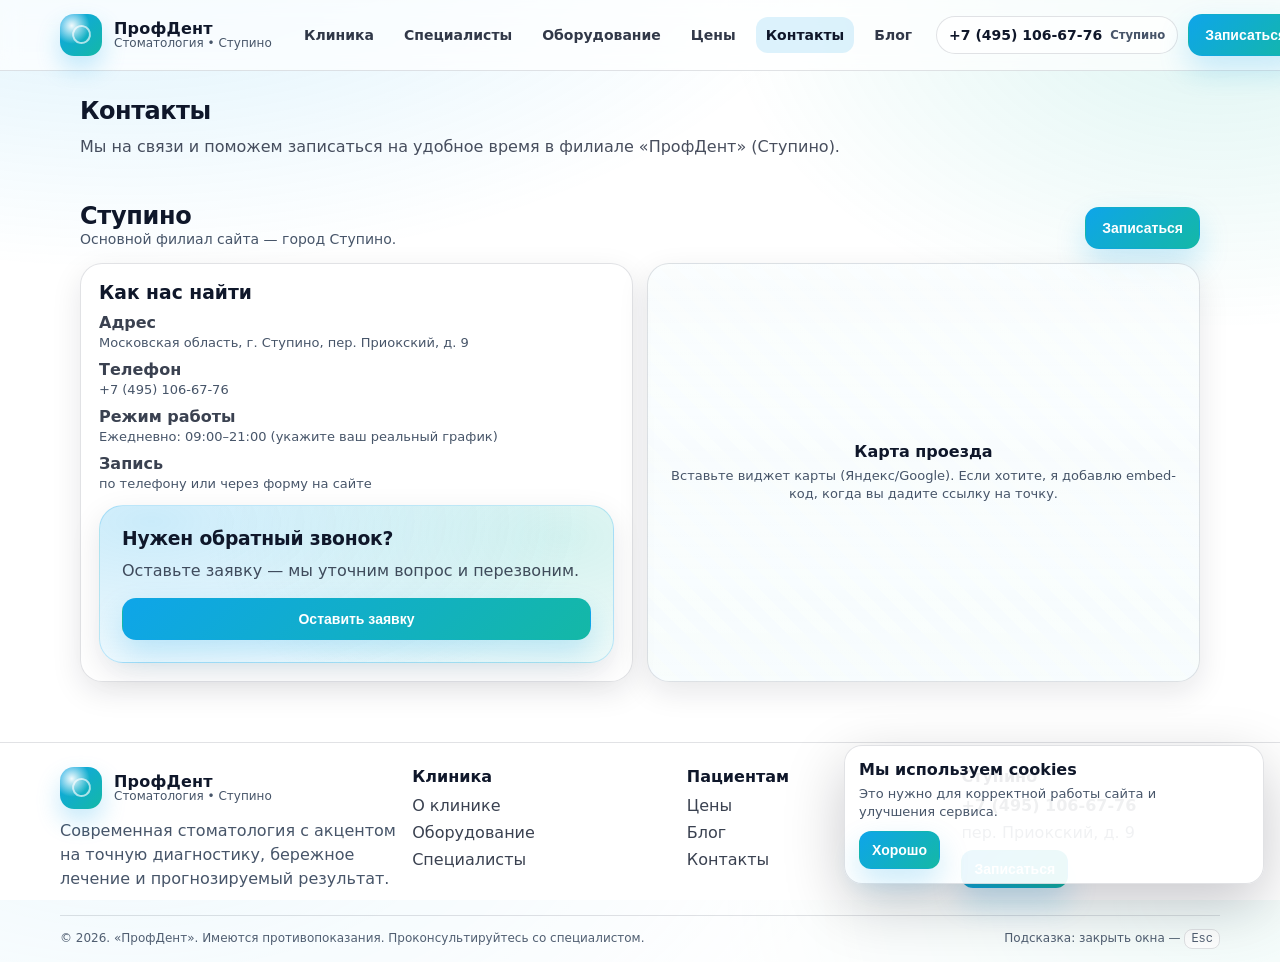
<file: contacts.html>
<!doctype html>
<html lang="ru">
  <head>
    <meta charset="utf-8" />
    <meta name="viewport" content="width=device-width, initial-scale=1" />
    <title>Контакты — ПрофДент (Ступино)</title>
    <meta name="description" content="Контакты стоматологии «ПрофДент» в Ступино: телефон, адрес, режим работы, запись на приём." />
    <meta name="theme-color" content="#0ea5e9" />
    <link rel="manifest" href="assets/site.webmanifest" />
    <link rel="stylesheet" href="assets/styles.css" />
  </head>
  <body>
    <a class="skip-link" href="#content">Перейти к содержимому</a>

    <header class="topbar">
      <div class="container topbar__inner">
        <a class="brand" href="index.html">
          <span class="brand__mark" aria-hidden="true"></span>
          <span class="brand__text">
            <span class="brand__name">ПрофДент</span>
            <span class="brand__tag">Стоматология • Ступино</span>
          </span>
        </a>

        <nav class="nav" aria-label="Основное меню">
          <a data-nav href="clinic.html">Клиника</a>
          <a data-nav href="specialists.html">Специалисты</a>
          <a data-nav href="equipment.html">Оборудование</a>
          <a data-nav href="prices.html">Цены</a>
          <a data-nav href="contacts.html">Контакты</a>
          <a data-nav href="blog.html">Блог</a>
        </nav>

        <div class="topbar__actions">
          <button id="menuBtn" class="btn btn--ghost btn--sm menuBtn" aria-expanded="false" aria-controls="menuToast">Меню</button>
          <a class="chip" href="tel:+74951066776">
            +7 (495) 106-67-76
            <small>Ступино</small>
          </a>
          <button class="btn btn--primary" data-open-appointment>Записаться</button>
        </div>
      </div>
    </header>

    <aside id="menuToast" class="toast" data-open="false" aria-label="Меню (мобильная версия)">
      <div class="toast__row">
        <div>
          <h4>Навигация</h4>
          <p>Быстрые ссылки по сайту.</p>
          <div class="toast__actions" style="flex-wrap: wrap;">
            <a class="btn btn--ghost btn--sm" href="clinic.html">Клиника</a>
            <a class="btn btn--ghost btn--sm" href="specialists.html">Специалисты</a>
            <a class="btn btn--ghost btn--sm" href="equipment.html">Оборудование</a>
            <a class="btn btn--ghost btn--sm" href="prices.html">Цены</a>
            <a class="btn btn--ghost btn--sm" href="contacts.html">Контакты</a>
            <a class="btn btn--ghost btn--sm" href="blog.html">Блог</a>
          </div>
        </div>
        <button class="xBtn" data-close-menu aria-label="Закрыть меню">×</button>
      </div>
    </aside>

    <main id="content">
      <section class="pageHead">
        <div class="container">
          <h1>Контакты</h1>
          <p>Мы на связи и поможем записаться на удобное время в филиале «ПрофДент» (Ступино).</p>
        </div>
      </section>

      <section class="section">
        <div class="container">
          <div class="section__head">
            <div>
              <h2 class="section__title">Ступино</h2>
              <p class="section__hint">Основной филиал сайта — город Ступино.</p>
            </div>
            <button class="btn btn--primary" data-open-appointment>Записаться</button>
          </div>

          <div class="twoCol">
            <div class="contactCard">
              <h3>Как нас найти</h3>
              <ul class="contactList">
                <li>
                  <b>Адрес</b>
                  <span>Московская область, г. Ступино, пер. Приокский, д. 9</span>
                </li>
                <li>
                  <b>Телефон</b>
                  <span><a href="tel:+74951066776">+7 (495) 106-67-76</a></span>
                </li>
                <li>
                  <b>Режим работы</b>
                  <span>Ежедневно: 09:00–21:00 (укажите ваш реальный график)</span>
                </li>
                <li>
                  <b>Запись</b>
                  <span>по телефону или через форму на сайте</span>
                </li>
              </ul>

              <div class="cta" style="grid-template-columns: 1fr; margin-top: 14px;">
                <div>
                  <h3>Нужен обратный звонок?</h3>
                  <p>Оставьте заявку — мы уточним вопрос и перезвоним.</p>
                </div>
                <button class="btn btn--primary" data-open-appointment>Оставить заявку</button>
              </div>
            </div>

            <div class="mapPlaceholder" aria-label="Карта (заглушка)">
              <div class="mapPlaceholder__inner">
                <div>
                  <b>Карта проезда</b>
                  <span>
                    Вставьте виджет карты (Яндекс/Google). Если хотите, я добавлю embed-код, когда вы дадите ссылку на
                    точку.
                  </span>
                </div>
              </div>
            </div>
          </div>
        </div>
      </section>
    </main>

    <footer class="footer">
      <div class="container footer__grid">
        <div>
          <div class="brand" style="padding: 0;">
            <span class="brand__mark" aria-hidden="true"></span>
            <span class="brand__text">
              <span class="brand__name">ПрофДент</span>
              <span class="brand__tag">Стоматология • Ступино</span>
            </span>
          </div>
          <p class="muted" style="margin:10px 0 0; line-height:1.5;">
            Современная стоматология с акцентом на точную диагностику, бережное лечение и прогнозируемый результат.
          </p>
        </div>
        <div>
          <h4>Клиника</h4>
          <ul>
            <li><a href="clinic.html">О клинике</a></li>
            <li><a href="equipment.html">Оборудование</a></li>
            <li><a href="specialists.html">Специалисты</a></li>
          </ul>
        </div>
        <div>
          <h4>Пациентам</h4>
          <ul>
            <li><a href="prices.html">Цены</a></li>
            <li><a href="blog.html">Блог</a></li>
            <li><a href="contacts.html">Контакты</a></li>
          </ul>
        </div>
        <div>
          <h4>Ступино</h4>
          <ul>
            <li><a href="tel:+74951066776"><b>+7 (495) 106-67-76</b></a></li>
            <li><span class="muted">пер. Приокский, д. 9</span></li>
            <li><button class="btn btn--primary btn--sm" data-open-appointment>Записаться</button></li>
          </ul>
        </div>
      </div>
      <div class="container fineprint">
        <div>© 2026. «ПрофДент». Имеются противопоказания. Проконсультируйтесь со специалистом.</div>
        <div>Подсказка: закрыть окна — <span class="kbd">Esc</span></div>
      </div>
    </footer>

    <dialog id="appointmentDialog" aria-label="Запись на приём">
      <div class="modal">
        <div class="modal__head">
          <div>
            <h3>Записаться на приём</h3>
            <p>Оставьте контакты — администратор перезвонит и подберёт удобное время в филиале Ступино.</p>
          </div>
          <button class="xBtn" data-close-dialog aria-label="Закрыть окно">×</button>
        </div>

        <form class="form">
          <div class="fields">
            <label>
              Имя
              <input name="name" autocomplete="name" placeholder="Например, Анна" required />
            </label>
            <label>
              Телефон
              <input name="phone" inputmode="tel" autocomplete="tel" placeholder="+7 (___) ___-__-__" required />
            </label>
          </div>

          <div class="fields">
            <label>
              Направление
              <select name="service">
                <option value="therapy">Терапия</option>
                <option value="hygiene">Профгигиена</option>
                <option value="surgery">Хирургия</option>
                <option value="implant">Имплантация</option>
                <option value="ortho">Ортопедия</option>
                <option value="ortodont">Ортодонтия</option>
                <option value="kids">Детская стоматология</option>
              </select>
            </label>
            <label>
              Врач
              <select name="doctor" required>
                <option value="Черницкий">Черницкий</option>
                <option value="Курилова">Курилова</option>
                <option value="Воронина">Воронина</option>
              </select>
            </label>
          </div>

          <div class="fields">
            <label>
              Дата
              <input type="date" name="date" required />
            </label>
            <label>
              Время
              <select name="time" required>
                <option value="09:00">09:00</option>
                <option value="10:00">10:00</option>
                <option value="11:00">11:00</option>
                <option value="12:00">12:00</option>
                <option value="13:00">13:00</option>
                <option value="14:00">14:00</option>
                <option value="15:00">15:00</option>
                <option value="16:00">16:00</option>
                <option value="17:00">17:00</option>
                <option value="18:00">18:00</option>
              </select>
            </label>
          </div>

          <label>
            Комментарий
            <textarea name="comment" placeholder="Например: болит зуб / нужна консультация по имплантации"></textarea>
          </label>

          <div class="checkbox">
            <input type="checkbox" required />
            <div>Я согласен(а) на обработку персональных данных и ознакомлен(а) с политикой конфиденциальности.</div>
          </div>

          <div style="display:flex; gap:10px; justify-content:flex-end; flex-wrap:wrap;">
            <button type="button" class="btn btn--ghost" data-close-dialog>Отмена</button>
            <button type="submit" class="btn btn--primary">Отправить заявку</button>
          </div>
        </form>
      </div>
    </dialog>

    <aside id="toast" class="toast" data-open="false" aria-live="polite" aria-label="Уведомление">
      <div class="toast__row">
        <div>
          <h4>Готово</h4>
          <p id="toastText">Сообщение</p>
          <div class="toast__actions">
            <button class="btn btn--ghost btn--sm" data-close-toast>Закрыть</button>
            <button class="btn btn--primary btn--sm" data-open-appointment>Записаться ещё</button>
          </div>
        </div>
        <button class="xBtn" data-close-toast aria-label="Закрыть уведомление">×</button>
      </div>
    </aside>

    <aside id="cookieToast" class="toast" data-open="false" aria-label="Cookies">
      <div class="toast__row">
        <div>
          <h4>Мы используем cookies</h4>
          <p>Это нужно для корректной работы сайта и улучшения сервиса.</p>
          <div class="toast__actions">
            <button class="btn btn--primary btn--sm" data-accept-cookies>Хорошо</button>
          </div>
        </div>
        <div style="width:42px; height:42px;"></div>
      </div>
    </aside>

    <script src="assets/app.js"></script>
  </body>
</html>
</file>
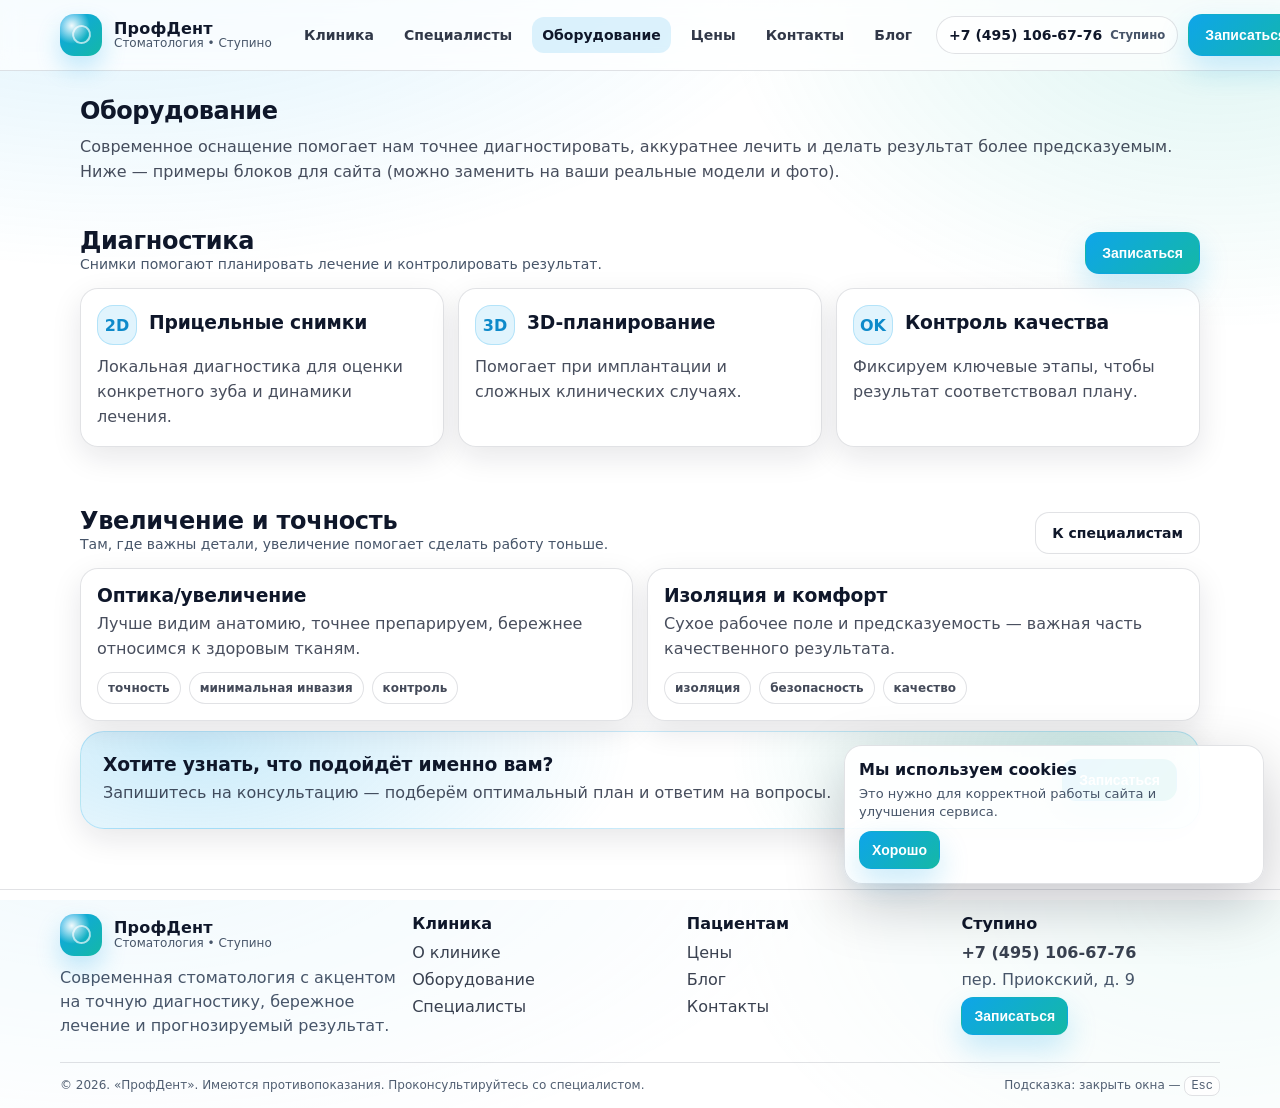
<file: equipment.html>
<!doctype html>
<html lang="ru">
  <head>
    <meta charset="utf-8" />
    <meta name="viewport" content="width=device-width, initial-scale=1" />
    <title>Оборудование — ПрофДент (Ступино)</title>
    <meta name="description" content="Оборудование клиники «ПрофДент» в Ступино: диагностика, увеличение, цифровые протоколы." />
    <meta name="theme-color" content="#0ea5e9" />
    <link rel="manifest" href="assets/site.webmanifest" />
    <link rel="stylesheet" href="assets/styles.css" />
  </head>
  <body>
    <a class="skip-link" href="#content">Перейти к содержимому</a>

    <header class="topbar">
      <div class="container topbar__inner">
        <a class="brand" href="index.html">
          <span class="brand__mark" aria-hidden="true"></span>
          <span class="brand__text">
            <span class="brand__name">ПрофДент</span>
            <span class="brand__tag">Стоматология • Ступино</span>
          </span>
        </a>

        <nav class="nav" aria-label="Основное меню">
          <a data-nav href="clinic.html">Клиника</a>
          <a data-nav href="specialists.html">Специалисты</a>
          <a data-nav href="equipment.html">Оборудование</a>
          <a data-nav href="prices.html">Цены</a>
          <a data-nav href="contacts.html">Контакты</a>
          <a data-nav href="blog.html">Блог</a>
        </nav>

        <div class="topbar__actions">
          <button id="menuBtn" class="btn btn--ghost btn--sm menuBtn" aria-expanded="false" aria-controls="menuToast">Меню</button>
          <a class="chip" href="tel:+74951066776">
            +7 (495) 106-67-76
            <small>Ступино</small>
          </a>
          <button class="btn btn--primary" data-open-appointment>Записаться</button>
        </div>
      </div>
    </header>

    <aside id="menuToast" class="toast" data-open="false" aria-label="Меню (мобильная версия)">
      <div class="toast__row">
        <div>
          <h4>Навигация</h4>
          <p>Быстрые ссылки по сайту.</p>
          <div class="toast__actions" style="flex-wrap: wrap;">
            <a class="btn btn--ghost btn--sm" href="clinic.html">Клиника</a>
            <a class="btn btn--ghost btn--sm" href="specialists.html">Специалисты</a>
            <a class="btn btn--ghost btn--sm" href="equipment.html">Оборудование</a>
            <a class="btn btn--ghost btn--sm" href="prices.html">Цены</a>
            <a class="btn btn--ghost btn--sm" href="contacts.html">Контакты</a>
            <a class="btn btn--ghost btn--sm" href="blog.html">Блог</a>
          </div>
        </div>
        <button class="xBtn" data-close-menu aria-label="Закрыть меню">×</button>
      </div>
    </aside>

    <main id="content">
      <section class="pageHead">
        <div class="container">
          <h1>Оборудование</h1>
          <p>
            Современное оснащение помогает нам точнее диагностировать, аккуратнее лечить и делать результат более
            предсказуемым. Ниже — примеры блоков для сайта (можно заменить на ваши реальные модели и фото).
          </p>
        </div>
      </section>

      <section class="section">
        <div class="container">
          <div class="section__head">
            <div>
              <h2 class="section__title">Диагностика</h2>
              <p class="section__hint">Снимки помогают планировать лечение и контролировать результат.</p>
            </div>
            <button class="btn btn--primary" data-open-appointment>Записаться</button>
          </div>

          <div class="grid grid--3">
            <article class="card">
              <div class="card__top">
                <div class="icon" aria-hidden="true">2D</div>
                <h3>Прицельные снимки</h3>
              </div>
              <p>Локальная диагностика для оценки конкретного зуба и динамики лечения.</p>
            </article>
            <article class="card">
              <div class="card__top">
                <div class="icon" aria-hidden="true">3D</div>
                <h3>3D-планирование</h3>
              </div>
              <p>Помогает при имплантации и сложных клинических случаях.</p>
            </article>
            <article class="card">
              <div class="card__top">
                <div class="icon" aria-hidden="true">OK</div>
                <h3>Контроль качества</h3>
              </div>
              <p>Фиксируем ключевые этапы, чтобы результат соответствовал плану.</p>
            </article>
          </div>
        </div>
      </section>

      <section class="section">
        <div class="container">
          <div class="section__head">
            <div>
              <h2 class="section__title">Увеличение и точность</h2>
              <p class="section__hint">Там, где важны детали, увеличение помогает сделать работу тоньше.</p>
            </div>
            <a class="btn btn--ghost" href="specialists.html">К специалистам</a>
          </div>

          <div class="grid grid--2">
            <article class="card">
              <h3>Оптика/увеличение</h3>
              <p>Лучше видим анатомию, точнее препарируем, бережнее относимся к здоровым тканям.</p>
              <div class="pillRow">
                <span class="pill">точность</span>
                <span class="pill">минимальная инвазия</span>
                <span class="pill">контроль</span>
              </div>
            </article>
            <article class="card">
              <h3>Изоляция и комфорт</h3>
              <p>Сухое рабочее поле и предсказуемость — важная часть качественного результата.</p>
              <div class="pillRow">
                <span class="pill">изоляция</span>
                <span class="pill">безопасность</span>
                <span class="pill">качество</span>
              </div>
            </article>
          </div>

          <div class="cta">
            <div>
              <h3>Хотите узнать, что подойдёт именно вам?</h3>
              <p>Запишитесь на консультацию — подберём оптимальный план и ответим на вопросы.</p>
            </div>
            <button class="btn btn--primary" data-open-appointment>Записаться</button>
          </div>
        </div>
      </section>
    </main>

    <footer class="footer">
      <div class="container footer__grid">
        <div>
          <div class="brand" style="padding: 0;">
            <span class="brand__mark" aria-hidden="true"></span>
            <span class="brand__text">
              <span class="brand__name">ПрофДент</span>
              <span class="brand__tag">Стоматология • Ступино</span>
            </span>
          </div>
          <p class="muted" style="margin:10px 0 0; line-height:1.5;">
            Современная стоматология с акцентом на точную диагностику, бережное лечение и прогнозируемый результат.
          </p>
        </div>
        <div>
          <h4>Клиника</h4>
          <ul>
            <li><a href="clinic.html">О клинике</a></li>
            <li><a href="equipment.html">Оборудование</a></li>
            <li><a href="specialists.html">Специалисты</a></li>
          </ul>
        </div>
        <div>
          <h4>Пациентам</h4>
          <ul>
            <li><a href="prices.html">Цены</a></li>
            <li><a href="blog.html">Блог</a></li>
            <li><a href="contacts.html">Контакты</a></li>
          </ul>
        </div>
        <div>
          <h4>Ступино</h4>
          <ul>
            <li><a href="tel:+74951066776"><b>+7 (495) 106-67-76</b></a></li>
            <li><span class="muted">пер. Приокский, д. 9</span></li>
            <li><button class="btn btn--primary btn--sm" data-open-appointment>Записаться</button></li>
          </ul>
        </div>
      </div>
      <div class="container fineprint">
        <div>© 2026. «ПрофДент». Имеются противопоказания. Проконсультируйтесь со специалистом.</div>
        <div>Подсказка: закрыть окна — <span class="kbd">Esc</span></div>
      </div>
    </footer>

    <dialog id="appointmentDialog" aria-label="Запись на приём">
      <div class="modal">
        <div class="modal__head">
          <div>
            <h3>Записаться на приём</h3>
            <p>Оставьте контакты — администратор перезвонит и подберёт удобное время в филиале Ступино.</p>
          </div>
          <button class="xBtn" data-close-dialog aria-label="Закрыть окно">×</button>
        </div>

        <form class="form">
          <div class="fields">
            <label>
              Имя
              <input name="name" autocomplete="name" placeholder="Например, Анна" required />
            </label>
            <label>
              Телефон
              <input name="phone" inputmode="tel" autocomplete="tel" placeholder="+7 (___) ___-__-__" required />
            </label>
          </div>

          <div class="fields">
            <label>
              Направление
              <select name="service">
                <option value="therapy">Терапия</option>
                <option value="hygiene">Профгигиена</option>
                <option value="surgery">Хирургия</option>
                <option value="implant">Имплантация</option>
                <option value="ortho">Ортопедия</option>
                <option value="ortodont">Ортодонтия</option>
                <option value="kids">Детская стоматология</option>
              </select>
            </label>
            <label>
              Врач
              <select name="doctor" required>
                <option value="Черницкий">Черницкий</option>
                <option value="Курилова">Курилова</option>
                <option value="Воронина">Воронина</option>
              </select>
            </label>
          </div>

          <div class="fields">
            <label>
              Дата
              <input type="date" name="date" required />
            </label>
            <label>
              Время
              <select name="time" required>
                <option value="09:00">09:00</option>
                <option value="10:00">10:00</option>
                <option value="11:00">11:00</option>
                <option value="12:00">12:00</option>
                <option value="13:00">13:00</option>
                <option value="14:00">14:00</option>
                <option value="15:00">15:00</option>
                <option value="16:00">16:00</option>
                <option value="17:00">17:00</option>
                <option value="18:00">18:00</option>
              </select>
            </label>
          </div>

          <label>
            Комментарий
            <textarea name="comment" placeholder="Например: болит зуб / нужна консультация по имплантации"></textarea>
          </label>

          <div class="checkbox">
            <input type="checkbox" required />
            <div>Я согласен(а) на обработку персональных данных и ознакомлен(а) с политикой конфиденциальности.</div>
          </div>

          <div style="display:flex; gap:10px; justify-content:flex-end; flex-wrap:wrap;">
            <button type="button" class="btn btn--ghost" data-close-dialog>Отмена</button>
            <button type="submit" class="btn btn--primary">Отправить заявку</button>
          </div>
        </form>
      </div>
    </dialog>

    <aside id="toast" class="toast" data-open="false" aria-live="polite" aria-label="Уведомление">
      <div class="toast__row">
        <div>
          <h4>Готово</h4>
          <p id="toastText">Сообщение</p>
          <div class="toast__actions">
            <button class="btn btn--ghost btn--sm" data-close-toast>Закрыть</button>
            <button class="btn btn--primary btn--sm" data-open-appointment>Записаться ещё</button>
          </div>
        </div>
        <button class="xBtn" data-close-toast aria-label="Закрыть уведомление">×</button>
      </div>
    </aside>

    <aside id="cookieToast" class="toast" data-open="false" aria-label="Cookies">
      <div class="toast__row">
        <div>
          <h4>Мы используем cookies</h4>
          <p>Это нужно для корректной работы сайта и улучшения сервиса.</p>
          <div class="toast__actions">
            <button class="btn btn--primary btn--sm" data-accept-cookies>Хорошо</button>
          </div>
        </div>
        <div style="width:42px; height:42px;"></div>
      </div>
    </aside>

    <script src="assets/app.js"></script>
  </body>
</html>
</file>
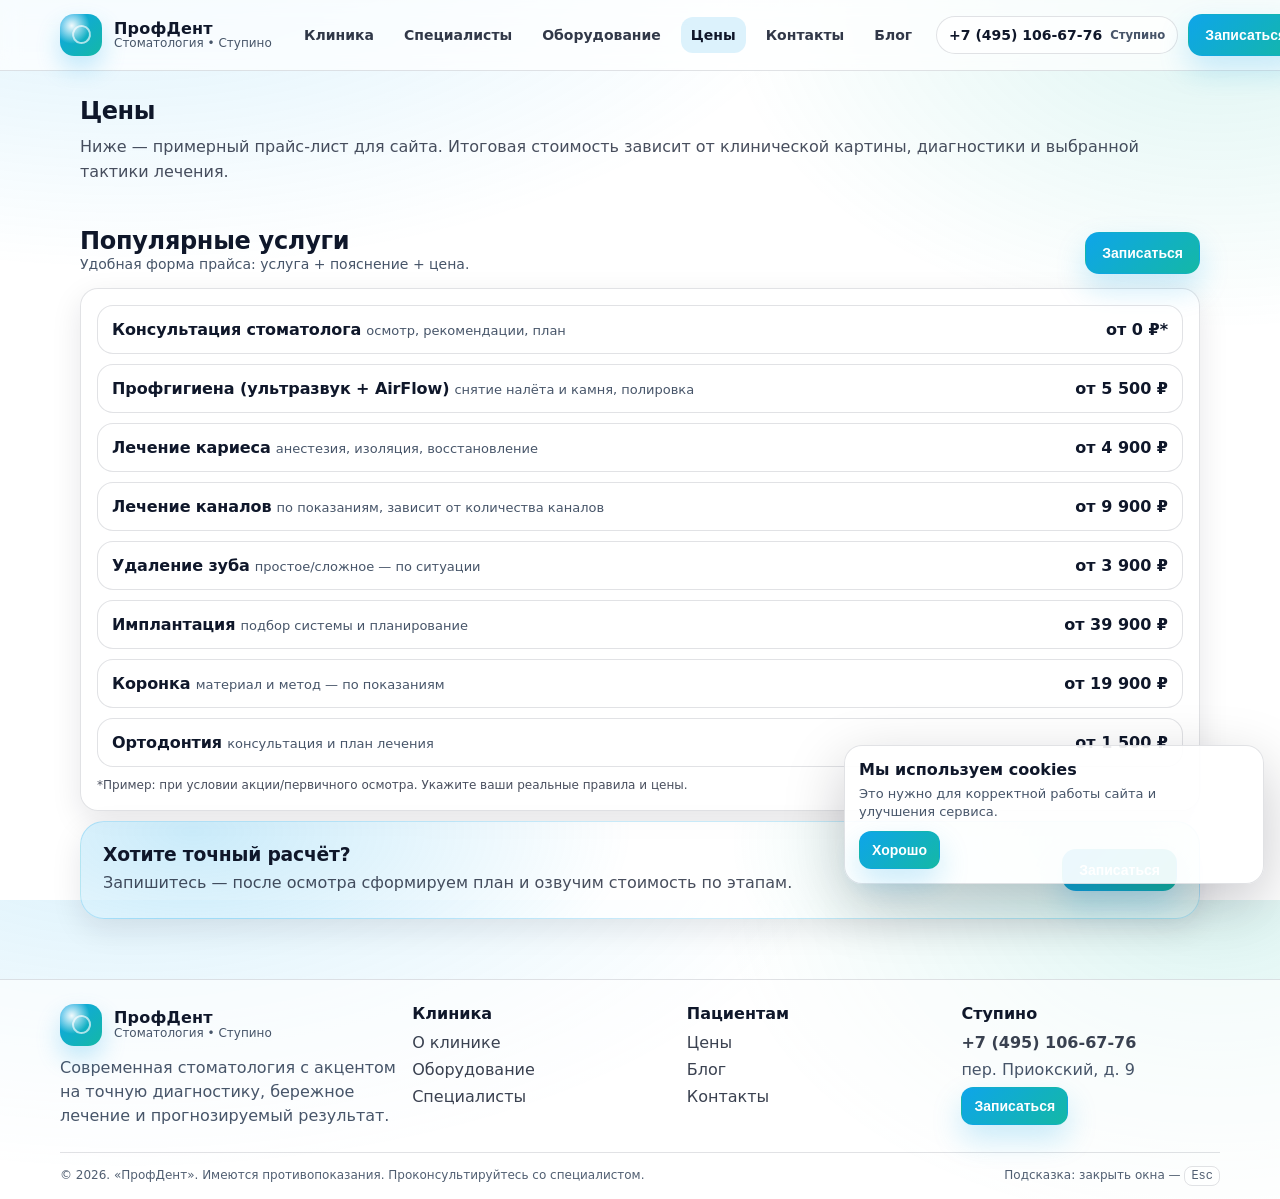
<file: prices.html>
<!doctype html>
<html lang="ru">
  <head>
    <meta charset="utf-8" />
    <meta name="viewport" content="width=device-width, initial-scale=1" />
    <title>Цены — ПрофДент (Ступино)</title>
    <meta name="description" content="Примерный прайс-лист стоматологии «ПрофДент» в Ступино. Итоговая стоимость определяется после осмотра и диагностики." />
    <meta name="theme-color" content="#0ea5e9" />
    <link rel="manifest" href="assets/site.webmanifest" />
    <link rel="stylesheet" href="assets/styles.css" />
  </head>
  <body>
    <a class="skip-link" href="#content">Перейти к содержимому</a>

    <header class="topbar">
      <div class="container topbar__inner">
        <a class="brand" href="index.html">
          <span class="brand__mark" aria-hidden="true"></span>
          <span class="brand__text">
            <span class="brand__name">ПрофДент</span>
            <span class="brand__tag">Стоматология • Ступино</span>
          </span>
        </a>

        <nav class="nav" aria-label="Основное меню">
          <a data-nav href="clinic.html">Клиника</a>
          <a data-nav href="specialists.html">Специалисты</a>
          <a data-nav href="equipment.html">Оборудование</a>
          <a data-nav href="prices.html">Цены</a>
          <a data-nav href="contacts.html">Контакты</a>
          <a data-nav href="blog.html">Блог</a>
        </nav>

        <div class="topbar__actions">
          <button id="menuBtn" class="btn btn--ghost btn--sm menuBtn" aria-expanded="false" aria-controls="menuToast">Меню</button>
          <a class="chip" href="tel:+74951066776">
            +7 (495) 106-67-76
            <small>Ступино</small>
          </a>
          <button class="btn btn--primary" data-open-appointment>Записаться</button>
        </div>
      </div>
    </header>

    <aside id="menuToast" class="toast" data-open="false" aria-label="Меню (мобильная версия)">
      <div class="toast__row">
        <div>
          <h4>Навигация</h4>
          <p>Быстрые ссылки по сайту.</p>
          <div class="toast__actions" style="flex-wrap: wrap;">
            <a class="btn btn--ghost btn--sm" href="clinic.html">Клиника</a>
            <a class="btn btn--ghost btn--sm" href="specialists.html">Специалисты</a>
            <a class="btn btn--ghost btn--sm" href="equipment.html">Оборудование</a>
            <a class="btn btn--ghost btn--sm" href="prices.html">Цены</a>
            <a class="btn btn--ghost btn--sm" href="contacts.html">Контакты</a>
            <a class="btn btn--ghost btn--sm" href="blog.html">Блог</a>
          </div>
        </div>
        <button class="xBtn" data-close-menu aria-label="Закрыть меню">×</button>
      </div>
    </aside>

    <main id="content">
      <section class="pageHead">
        <div class="container">
          <h1>Цены</h1>
          <p>
            Ниже — примерный прайс-лист для сайта. Итоговая стоимость зависит от клинической картины, диагностики и выбранной
            тактики лечения.
          </p>
        </div>
      </section>

      <section class="section">
        <div class="container">
          <div class="section__head">
            <div>
              <h2 class="section__title">Популярные услуги</h2>
              <p class="section__hint">Удобная форма прайса: услуга + пояснение + цена.</p>
            </div>
            <button class="btn btn--primary" data-open-appointment>Записаться</button>
          </div>

          <div class="card">
            <div class="prices" role="list">
              <div class="priceRow" role="listitem">
                <div>
                  <b>Консультация стоматолога</b>
                  <span>осмотр, рекомендации, план</span>
                </div>
                <strong>от 0 ₽*</strong>
              </div>
              <div class="priceRow" role="listitem">
                <div>
                  <b>Профгигиена (ультразвук + AirFlow)</b>
                  <span>снятие налёта и камня, полировка</span>
                </div>
                <strong>от 5 500 ₽</strong>
              </div>
              <div class="priceRow" role="listitem">
                <div>
                  <b>Лечение кариеса</b>
                  <span>анестезия, изоляция, восстановление</span>
                </div>
                <strong>от 4 900 ₽</strong>
              </div>
              <div class="priceRow" role="listitem">
                <div>
                  <b>Лечение каналов</b>
                  <span>по показаниям, зависит от количества каналов</span>
                </div>
                <strong>от 9 900 ₽</strong>
              </div>
              <div class="priceRow" role="listitem">
                <div>
                  <b>Удаление зуба</b>
                  <span>простое/сложное — по ситуации</span>
                </div>
                <strong>от 3 900 ₽</strong>
              </div>
              <div class="priceRow" role="listitem">
                <div>
                  <b>Имплантация</b>
                  <span>подбор системы и планирование</span>
                </div>
                <strong>от 39 900 ₽</strong>
              </div>
              <div class="priceRow" role="listitem">
                <div>
                  <b>Коронка</b>
                  <span>материал и метод — по показаниям</span>
                </div>
                <strong>от 19 900 ₽</strong>
              </div>
              <div class="priceRow" role="listitem">
                <div>
                  <b>Ортодонтия</b>
                  <span>консультация и план лечения</span>
                </div>
                <strong>от 1 500 ₽</strong>
              </div>
            </div>
            <p class="muted" style="margin: 10px 0 0; font-size: 12px; line-height: 1.4;">
              *Пример: при условии акции/первичного осмотра. Укажите ваши реальные правила и цены.
            </p>
          </div>

          <div class="cta">
            <div>
              <h3>Хотите точный расчёт?</h3>
              <p>Запишитесь — после осмотра сформируем план и озвучим стоимость по этапам.</p>
            </div>
            <button class="btn btn--primary" data-open-appointment>Записаться</button>
          </div>
        </div>
      </section>
    </main>

    <footer class="footer">
      <div class="container footer__grid">
        <div>
          <div class="brand" style="padding: 0;">
            <span class="brand__mark" aria-hidden="true"></span>
            <span class="brand__text">
              <span class="brand__name">ПрофДент</span>
              <span class="brand__tag">Стоматология • Ступино</span>
            </span>
          </div>
          <p class="muted" style="margin:10px 0 0; line-height:1.5;">
            Современная стоматология с акцентом на точную диагностику, бережное лечение и прогнозируемый результат.
          </p>
        </div>
        <div>
          <h4>Клиника</h4>
          <ul>
            <li><a href="clinic.html">О клинике</a></li>
            <li><a href="equipment.html">Оборудование</a></li>
            <li><a href="specialists.html">Специалисты</a></li>
          </ul>
        </div>
        <div>
          <h4>Пациентам</h4>
          <ul>
            <li><a href="prices.html">Цены</a></li>
            <li><a href="blog.html">Блог</a></li>
            <li><a href="contacts.html">Контакты</a></li>
          </ul>
        </div>
        <div>
          <h4>Ступино</h4>
          <ul>
            <li><a href="tel:+74951066776"><b>+7 (495) 106-67-76</b></a></li>
            <li><span class="muted">пер. Приокский, д. 9</span></li>
            <li><button class="btn btn--primary btn--sm" data-open-appointment>Записаться</button></li>
          </ul>
        </div>
      </div>
      <div class="container fineprint">
        <div>© 2026. «ПрофДент». Имеются противопоказания. Проконсультируйтесь со специалистом.</div>
        <div>Подсказка: закрыть окна — <span class="kbd">Esc</span></div>
      </div>
    </footer>

    <dialog id="appointmentDialog" aria-label="Запись на приём">
      <div class="modal">
        <div class="modal__head">
          <div>
            <h3>Записаться на приём</h3>
            <p>Оставьте контакты — администратор перезвонит и подберёт удобное время в филиале Ступино.</p>
          </div>
          <button class="xBtn" data-close-dialog aria-label="Закрыть окно">×</button>
        </div>

        <form class="form">
          <div class="fields">
            <label>
              Имя
              <input name="name" autocomplete="name" placeholder="Например, Анна" required />
            </label>
            <label>
              Телефон
              <input name="phone" inputmode="tel" autocomplete="tel" placeholder="+7 (___) ___-__-__" required />
            </label>
          </div>

          <div class="fields">
            <label>
              Направление
              <select name="service">
                <option value="therapy">Терапия</option>
                <option value="hygiene">Профгигиена</option>
                <option value="surgery">Хирургия</option>
                <option value="implant">Имплантация</option>
                <option value="ortho">Ортопедия</option>
                <option value="ortodont">Ортодонтия</option>
                <option value="kids">Детская стоматология</option>
              </select>
            </label>
            <label>
              Врач
              <select name="doctor" required>
                <option value="Черницкий">Черницкий</option>
                <option value="Курилова">Курилова</option>
                <option value="Воронина">Воронина</option>
              </select>
            </label>
          </div>

          <div class="fields">
            <label>
              Дата
              <input type="date" name="date" required />
            </label>
            <label>
              Время
              <select name="time" required>
                <option value="09:00">09:00</option>
                <option value="10:00">10:00</option>
                <option value="11:00">11:00</option>
                <option value="12:00">12:00</option>
                <option value="13:00">13:00</option>
                <option value="14:00">14:00</option>
                <option value="15:00">15:00</option>
                <option value="16:00">16:00</option>
                <option value="17:00">17:00</option>
                <option value="18:00">18:00</option>
              </select>
            </label>
          </div>

          <label>
            Комментарий
            <textarea name="comment" placeholder="Например: болит зуб / нужна консультация по имплантации"></textarea>
          </label>

          <div class="checkbox">
            <input type="checkbox" required />
            <div>Я согласен(а) на обработку персональных данных и ознакомлен(а) с политикой конфиденциальности.</div>
          </div>

          <div style="display:flex; gap:10px; justify-content:flex-end; flex-wrap:wrap;">
            <button type="button" class="btn btn--ghost" data-close-dialog>Отмена</button>
            <button type="submit" class="btn btn--primary">Отправить заявку</button>
          </div>
        </form>
      </div>
    </dialog>

    <aside id="toast" class="toast" data-open="false" aria-live="polite" aria-label="Уведомление">
      <div class="toast__row">
        <div>
          <h4>Готово</h4>
          <p id="toastText">Сообщение</p>
          <div class="toast__actions">
            <button class="btn btn--ghost btn--sm" data-close-toast>Закрыть</button>
            <button class="btn btn--primary btn--sm" data-open-appointment>Записаться ещё</button>
          </div>
        </div>
        <button class="xBtn" data-close-toast aria-label="Закрыть уведомление">×</button>
      </div>
    </aside>

    <aside id="cookieToast" class="toast" data-open="false" aria-label="Cookies">
      <div class="toast__row">
        <div>
          <h4>Мы используем cookies</h4>
          <p>Это нужно для корректной работы сайта и улучшения сервиса.</p>
          <div class="toast__actions">
            <button class="btn btn--primary btn--sm" data-accept-cookies>Хорошо</button>
          </div>
        </div>
        <div style="width:42px; height:42px;"></div>
      </div>
    </aside>

    <script src="assets/app.js"></script>
  </body>
</html>
</file>
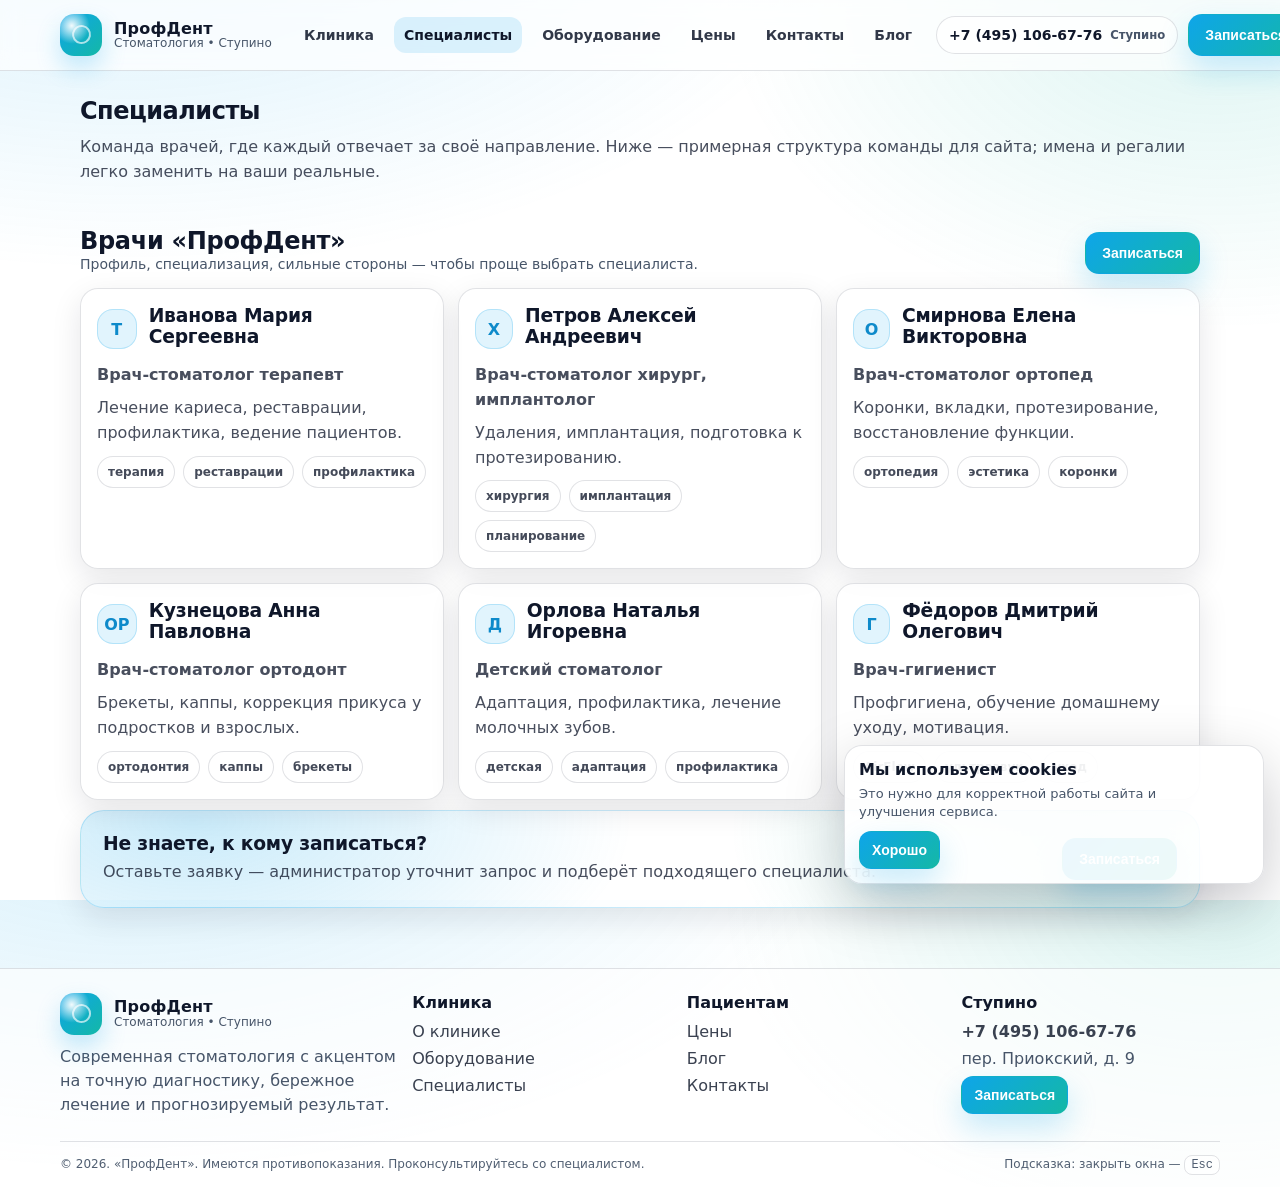
<file: specialists.html>
<!doctype html>
<html lang="ru">
  <head>
    <meta charset="utf-8" />
    <meta name="viewport" content="width=device-width, initial-scale=1" />
    <title>Специалисты — ПрофДент (Ступино)</title>
    <meta name="description" content="Врачи стоматологии «ПрофДент» в Ступино: терапевты, хирурги, ортопеды, ортодонты." />
    <meta name="theme-color" content="#0ea5e9" />
    <link rel="manifest" href="assets/site.webmanifest" />
    <link rel="stylesheet" href="assets/styles.css" />
  </head>
  <body>
    <a class="skip-link" href="#content">Перейти к содержимому</a>

    <header class="topbar">
      <div class="container topbar__inner">
        <a class="brand" href="index.html">
          <span class="brand__mark" aria-hidden="true"></span>
          <span class="brand__text">
            <span class="brand__name">ПрофДент</span>
            <span class="brand__tag">Стоматология • Ступино</span>
          </span>
        </a>

        <nav class="nav" aria-label="Основное меню">
          <a data-nav href="clinic.html">Клиника</a>
          <a data-nav href="specialists.html">Специалисты</a>
          <a data-nav href="equipment.html">Оборудование</a>
          <a data-nav href="prices.html">Цены</a>
          <a data-nav href="contacts.html">Контакты</a>
          <a data-nav href="blog.html">Блог</a>
        </nav>

        <div class="topbar__actions">
          <button id="menuBtn" class="btn btn--ghost btn--sm menuBtn" aria-expanded="false" aria-controls="menuToast">Меню</button>
          <a class="chip" href="tel:+74951066776">
            +7 (495) 106-67-76
            <small>Ступино</small>
          </a>
          <button class="btn btn--primary" data-open-appointment>Записаться</button>
        </div>
      </div>
    </header>

    <aside id="menuToast" class="toast" data-open="false" aria-label="Меню (мобильная версия)">
      <div class="toast__row">
        <div>
          <h4>Навигация</h4>
          <p>Быстрые ссылки по сайту.</p>
          <div class="toast__actions" style="flex-wrap: wrap;">
            <a class="btn btn--ghost btn--sm" href="clinic.html">Клиника</a>
            <a class="btn btn--ghost btn--sm" href="specialists.html">Специалисты</a>
            <a class="btn btn--ghost btn--sm" href="equipment.html">Оборудование</a>
            <a class="btn btn--ghost btn--sm" href="prices.html">Цены</a>
            <a class="btn btn--ghost btn--sm" href="contacts.html">Контакты</a>
            <a class="btn btn--ghost btn--sm" href="blog.html">Блог</a>
          </div>
        </div>
        <button class="xBtn" data-close-menu aria-label="Закрыть меню">×</button>
      </div>
    </aside>

    <main id="content">
      <section class="pageHead">
        <div class="container">
          <h1>Специалисты</h1>
          <p>
            Команда врачей, где каждый отвечает за своё направление. Ниже — примерная структура команды для сайта; имена и
            регалии легко заменить на ваши реальные.
          </p>
        </div>
      </section>

      <section class="section">
        <div class="container">
          <div class="section__head">
            <div>
              <h2 class="section__title">Врачи «ПрофДент»</h2>
              <p class="section__hint">Профиль, специализация, сильные стороны — чтобы проще выбрать специалиста.</p>
            </div>
            <button class="btn btn--primary" data-open-appointment>Записаться</button>
          </div>

          <div class="grid grid--3">
            <article class="card">
              <div class="card__top">
                <div class="icon" aria-hidden="true">Т</div>
                <h3>Иванова Мария Сергеевна</h3>
              </div>
              <p><b>Врач-стоматолог терапевт</b></p>
              <p class="muted" style="margin-top: 8px;">Лечение кариеса, реставрации, профилактика, ведение пациентов.</p>
              <div class="pillRow">
                <span class="pill">терапия</span>
                <span class="pill">реставрации</span>
                <span class="pill">профилактика</span>
              </div>
            </article>

            <article class="card">
              <div class="card__top">
                <div class="icon" aria-hidden="true">Х</div>
                <h3>Петров Алексей Андреевич</h3>
              </div>
              <p><b>Врач-стоматолог хирург, имплантолог</b></p>
              <p class="muted" style="margin-top: 8px;">Удаления, имплантация, подготовка к протезированию.</p>
              <div class="pillRow">
                <span class="pill">хирургия</span>
                <span class="pill">имплантация</span>
                <span class="pill">планирование</span>
              </div>
            </article>

            <article class="card">
              <div class="card__top">
                <div class="icon" aria-hidden="true">О</div>
                <h3>Смирнова Елена Викторовна</h3>
              </div>
              <p><b>Врач-стоматолог ортопед</b></p>
              <p class="muted" style="margin-top: 8px;">Коронки, вкладки, протезирование, восстановление функции.</p>
              <div class="pillRow">
                <span class="pill">ортопедия</span>
                <span class="pill">эстетика</span>
                <span class="pill">коронки</span>
              </div>
            </article>

            <article class="card">
              <div class="card__top">
                <div class="icon" aria-hidden="true">ОР</div>
                <h3>Кузнецова Анна Павловна</h3>
              </div>
              <p><b>Врач-стоматолог ортодонт</b></p>
              <p class="muted" style="margin-top: 8px;">Брекеты, каппы, коррекция прикуса у подростков и взрослых.</p>
              <div class="pillRow">
                <span class="pill">ортодонтия</span>
                <span class="pill">каппы</span>
                <span class="pill">брекеты</span>
              </div>
            </article>

            <article class="card">
              <div class="card__top">
                <div class="icon" aria-hidden="true">Д</div>
                <h3>Орлова Наталья Игоревна</h3>
              </div>
              <p><b>Детский стоматолог</b></p>
              <p class="muted" style="margin-top: 8px;">Адаптация, профилактика, лечение молочных зубов.</p>
              <div class="pillRow">
                <span class="pill">детская</span>
                <span class="pill">адаптация</span>
                <span class="pill">профилактика</span>
              </div>
            </article>

            <article class="card">
              <div class="card__top">
                <div class="icon" aria-hidden="true">Г</div>
                <h3>Фёдоров Дмитрий Олегович</h3>
              </div>
              <p><b>Врач-гигиенист</b></p>
              <p class="muted" style="margin-top: 8px;">Профгигиена, обучение домашнему уходу, мотивация.</p>
              <div class="pillRow">
                <span class="pill">AirFlow</span>
                <span class="pill">ультразвук</span>
                <span class="pill">уход</span>
              </div>
            </article>
          </div>

          <div class="cta">
            <div>
              <h3>Не знаете, к кому записаться?</h3>
              <p>Оставьте заявку — администратор уточнит запрос и подберёт подходящего специалиста.</p>
            </div>
            <button class="btn btn--primary" data-open-appointment>Записаться</button>
          </div>
        </div>
      </section>
    </main>

    <footer class="footer">
      <div class="container footer__grid">
        <div>
          <div class="brand" style="padding: 0;">
            <span class="brand__mark" aria-hidden="true"></span>
            <span class="brand__text">
              <span class="brand__name">ПрофДент</span>
              <span class="brand__tag">Стоматология • Ступино</span>
            </span>
          </div>
          <p class="muted" style="margin:10px 0 0; line-height:1.5;">
            Современная стоматология с акцентом на точную диагностику, бережное лечение и прогнозируемый результат.
          </p>
        </div>
        <div>
          <h4>Клиника</h4>
          <ul>
            <li><a href="clinic.html">О клинике</a></li>
            <li><a href="equipment.html">Оборудование</a></li>
            <li><a href="specialists.html">Специалисты</a></li>
          </ul>
        </div>
        <div>
          <h4>Пациентам</h4>
          <ul>
            <li><a href="prices.html">Цены</a></li>
            <li><a href="blog.html">Блог</a></li>
            <li><a href="contacts.html">Контакты</a></li>
          </ul>
        </div>
        <div>
          <h4>Ступино</h4>
          <ul>
            <li><a href="tel:+74951066776"><b>+7 (495) 106-67-76</b></a></li>
            <li><span class="muted">пер. Приокский, д. 9</span></li>
            <li><button class="btn btn--primary btn--sm" data-open-appointment>Записаться</button></li>
          </ul>
        </div>
      </div>
      <div class="container fineprint">
        <div>© 2026. «ПрофДент». Имеются противопоказания. Проконсультируйтесь со специалистом.</div>
        <div>Подсказка: закрыть окна — <span class="kbd">Esc</span></div>
      </div>
    </footer>

    <dialog id="appointmentDialog" aria-label="Запись на приём">
      <div class="modal">
        <div class="modal__head">
          <div>
            <h3>Записаться на приём</h3>
            <p>Оставьте контакты — администратор перезвонит и подберёт удобное время в филиале Ступино.</p>
          </div>
          <button class="xBtn" data-close-dialog aria-label="Закрыть окно">×</button>
        </div>

        <form class="form">
          <div class="fields">
            <label>
              Имя
              <input name="name" autocomplete="name" placeholder="Например, Анна" required />
            </label>
            <label>
              Телефон
              <input name="phone" inputmode="tel" autocomplete="tel" placeholder="+7 (___) ___-__-__" required />
            </label>
          </div>

          <div class="fields">
            <label>
              Направление
              <select name="service">
                <option value="therapy">Терапия</option>
                <option value="hygiene">Профгигиена</option>
                <option value="surgery">Хирургия</option>
                <option value="implant">Имплантация</option>
                <option value="ortho">Ортопедия</option>
                <option value="ortodont">Ортодонтия</option>
                <option value="kids">Детская стоматология</option>
              </select>
            </label>
            <label>
              Врач
              <select name="doctor" required>
                <option value="Черницкий">Черницкий</option>
                <option value="Курилова">Курилова</option>
                <option value="Воронина">Воронина</option>
              </select>
            </label>
          </div>

          <div class="fields">
            <label>
              Дата
              <input type="date" name="date" required />
            </label>
            <label>
              Время
              <select name="time" required>
                <option value="09:00">09:00</option>
                <option value="10:00">10:00</option>
                <option value="11:00">11:00</option>
                <option value="12:00">12:00</option>
                <option value="13:00">13:00</option>
                <option value="14:00">14:00</option>
                <option value="15:00">15:00</option>
                <option value="16:00">16:00</option>
                <option value="17:00">17:00</option>
                <option value="18:00">18:00</option>
              </select>
            </label>
          </div>

          <label>
            Комментарий
            <textarea name="comment" placeholder="Например: болит зуб / нужна консультация по имплантации"></textarea>
          </label>

          <div class="checkbox">
            <input type="checkbox" required />
            <div>Я согласен(а) на обработку персональных данных и ознакомлен(а) с политикой конфиденциальности.</div>
          </div>

          <div style="display:flex; gap:10px; justify-content:flex-end; flex-wrap:wrap;">
            <button type="button" class="btn btn--ghost" data-close-dialog>Отмена</button>
            <button type="submit" class="btn btn--primary">Отправить заявку</button>
          </div>
        </form>
      </div>
    </dialog>

    <aside id="toast" class="toast" data-open="false" aria-live="polite" aria-label="Уведомление">
      <div class="toast__row">
        <div>
          <h4>Готово</h4>
          <p id="toastText">Сообщение</p>
          <div class="toast__actions">
            <button class="btn btn--ghost btn--sm" data-close-toast>Закрыть</button>
            <button class="btn btn--primary btn--sm" data-open-appointment>Записаться ещё</button>
          </div>
        </div>
        <button class="xBtn" data-close-toast aria-label="Закрыть уведомление">×</button>
      </div>
    </aside>

    <aside id="cookieToast" class="toast" data-open="false" aria-label="Cookies">
      <div class="toast__row">
        <div>
          <h4>Мы используем cookies</h4>
          <p>Это нужно для корректной работы сайта и улучшения сервиса.</p>
          <div class="toast__actions">
            <button class="btn btn--primary btn--sm" data-accept-cookies>Хорошо</button>
          </div>
        </div>
        <div style="width:42px; height:42px;"></div>
      </div>
    </aside>

    <script src="assets/app.js"></script>
  </body>
</html>
</file>
<file: assets/styles.css>
:root {
  --bg: #ffffff;
  --panel: #f6f8fb;
  --text: #0f172a;
  --muted: #475569;
  --border: rgba(15, 23, 42, 0.12);
  --shadow: 0 10px 30px rgba(15, 23, 42, 0.10);
  --brand: #0ea5e9;
  --brand2: #14b8a6;
  --brandDark: #0284c7;
  --danger: #ef4444;
  --radius: 18px;
  --radiusSm: 12px;
  --container: 1160px;
  --font: ui-sans-serif, system-ui, -apple-system, Segoe UI, Roboto, Inter, Arial, "Noto Sans", "Helvetica Neue", sans-serif;
}

*,
*::before,
*::after {
  box-sizing: border-box;
}

html,
body {
  height: 100%;
}

body {
  margin: 0;
  font-family: var(--font);
  color: var(--text);
  background: radial-gradient(1200px 600px at 10% -10%, rgba(14, 165, 233, 0.16), transparent 60%),
    radial-gradient(900px 600px at 95% 0%, rgba(20, 184, 166, 0.14), transparent 55%),
    var(--bg);
}

a {
  color: inherit;
  text-decoration: none;
}

img {
  max-width: 100%;
  display: block;
}

.container {
  width: 100%;
  max-width: var(--container);
  margin: 0 auto;
  padding: 0 20px;
}

.skip-link {
  position: absolute;
  left: -999px;
  top: 16px;
  background: var(--text);
  color: white;
  padding: 10px 12px;
  border-radius: 10px;
  z-index: 9999;
}

.skip-link:focus {
  left: 16px;
}

.topbar {
  position: sticky;
  top: 0;
  z-index: 200;
  background: rgba(255, 255, 255, 0.70);
  backdrop-filter: blur(10px);
  border-bottom: 1px solid var(--border);
}

.topbar__inner {
  display: flex;
  align-items: center;
  gap: 14px;
  padding: 14px 0;
}

.brand {
  display: flex;
  align-items: center;
  gap: 12px;
  min-width: 220px;
}

.brand__mark {
  width: 42px;
  height: 42px;
  border-radius: 14px;
  background:
    radial-gradient(18px 18px at 28% 28%, rgba(255, 255, 255, 0.95), rgba(255, 255, 255, 0.00)),
    linear-gradient(135deg, var(--brand), var(--brand2));
  box-shadow: 0 12px 24px rgba(14, 165, 233, 0.24);
  position: relative;
}

.brand__mark::after {
  content: "";
  position: absolute;
  inset: 11px 11px 12px 12px;
  border-radius: 10px;
  border: 2px solid rgba(255, 255, 255, 0.65);
  transform: rotate(10deg);
}

.brand__text {
  display: flex;
  flex-direction: column;
  line-height: 1.1;
}

.brand__name {
  font-weight: 800;
  letter-spacing: 0.2px;
}

.brand__tag {
  font-size: 12px;
  color: var(--muted);
}

.nav {
  display: flex;
  align-items: center;
  gap: 10px;
  flex: 1;
  justify-content: center;
}

.nav a {
  font-weight: 600;
  font-size: 14px;
  padding: 10px 10px;
  border-radius: 12px;
  color: rgba(15, 23, 42, 0.86);
}

.nav a[aria-current="page"] {
  background: rgba(14, 165, 233, 0.14);
  color: var(--text);
}

.nav a:hover {
  background: rgba(15, 23, 42, 0.06);
}

.topbar__actions {
  display: flex;
  align-items: center;
  gap: 10px;
}

.chip {
  display: inline-flex;
  align-items: center;
  gap: 8px;
  padding: 10px 12px;
  border: 1px solid var(--border);
  border-radius: 999px;
  background: rgba(255, 255, 255, 0.70);
  font-weight: 700;
  font-size: 14px;
  white-space: nowrap;
}

.chip small {
  font-weight: 600;
  color: var(--muted);
}

.btn {
  display: inline-flex;
  align-items: center;
  justify-content: center;
  gap: 10px;
  padding: 12px 16px;
  border-radius: 14px;
  border: 1px solid transparent;
  font-weight: 800;
  font-size: 14px;
  cursor: pointer;
  transition: transform 0.12s ease, box-shadow 0.12s ease, background 0.12s ease, border-color 0.12s ease;
  user-select: none;
}

.btn:active {
  transform: translateY(1px);
}

.btn--primary {
  background: linear-gradient(135deg, var(--brand), var(--brand2));
  color: white;
  box-shadow: 0 14px 30px rgba(14, 165, 233, 0.22);
}

.btn--primary:hover {
  box-shadow: 0 18px 42px rgba(14, 165, 233, 0.28);
}

.btn--ghost {
  background: rgba(255, 255, 255, 0.55);
  border-color: var(--border);
}

.btn--ghost:hover {
  background: rgba(255, 255, 255, 0.78);
}

.btn--sm {
  padding: 10px 12px;
  border-radius: 12px;
  font-weight: 800;
}

.menuBtn {
  display: none;
}

.hero {
  padding: 42px 0 22px;
}

.hero__grid {
  display: grid;
  grid-template-columns: 1.1fr 0.9fr;
  gap: 24px;
  align-items: stretch;
}

.hero__card {
  background: rgba(255, 255, 255, 0.72);
  border: 1px solid var(--border);
  border-radius: 24px;
  box-shadow: var(--shadow);
  padding: 28px;
  position: relative;
  overflow: hidden;
}

.hero__card::before {
  content: "";
  position: absolute;
  width: 420px;
  height: 420px;
  right: -180px;
  top: -180px;
  background: radial-gradient(circle at 30% 30%, rgba(14, 165, 233, 0.35), transparent 58%),
    radial-gradient(circle at 60% 60%, rgba(20, 184, 166, 0.26), transparent 55%);
  filter: blur(6px);
}

.hero__kicker {
  display: inline-flex;
  align-items: center;
  gap: 8px;
  background: rgba(14, 165, 233, 0.12);
  border: 1px solid rgba(14, 165, 233, 0.20);
  padding: 8px 10px;
  border-radius: 999px;
  font-weight: 800;
  font-size: 12px;
  color: rgba(2, 132, 199, 0.92);
  position: relative;
  z-index: 1;
}

.hero h1 {
  margin: 14px 0 10px;
  font-size: clamp(28px, 4vw, 46px);
  letter-spacing: -0.6px;
  line-height: 1.04;
  position: relative;
  z-index: 1;
}

.hero p {
  margin: 0;
  font-size: 16px;
  line-height: 1.6;
  color: rgba(15, 23, 42, 0.78);
  position: relative;
  z-index: 1;
}

.hero__actions {
  display: flex;
  gap: 10px;
  flex-wrap: wrap;
  margin-top: 18px;
  position: relative;
  z-index: 1;
}

.hero__meta {
  display: grid;
  grid-template-columns: 1fr 1fr;
  gap: 12px;
  margin-top: 18px;
  position: relative;
  z-index: 1;
}

.metric {
  border: 1px solid var(--border);
  border-radius: 18px;
  background: rgba(255, 255, 255, 0.65);
  padding: 14px;
}

.metric strong {
  display: block;
  font-size: 18px;
  letter-spacing: -0.2px;
}

.metric span {
  display: block;
  margin-top: 4px;
  font-size: 13px;
  color: var(--muted);
}

.hero__side {
  display: grid;
  grid-template-rows: auto 1fr;
  gap: 12px;
}

.sideCard {
  border-radius: 24px;
  border: 1px solid var(--border);
  background: rgba(255, 255, 255, 0.72);
  box-shadow: var(--shadow);
  padding: 18px;
  overflow: hidden;
}

.sideCard__title {
  font-weight: 900;
  letter-spacing: -0.2px;
  margin: 0 0 10px;
}

.sideCard__list {
  list-style: none;
  padding: 0;
  margin: 0;
  display: grid;
  gap: 10px;
}

.sideCard__list li {
  display: grid;
  grid-template-columns: 34px 1fr;
  gap: 10px;
  align-items: start;
}

.badgeIcon {
  width: 34px;
  height: 34px;
  border-radius: 14px;
  background: rgba(20, 184, 166, 0.14);
  border: 1px solid rgba(20, 184, 166, 0.22);
  display: grid;
  place-items: center;
  font-weight: 900;
  color: rgba(13, 148, 136, 0.95);
}

.sideCard__list b {
  display: block;
}

.sideCard__list span {
  display: block;
  margin-top: 2px;
  color: var(--muted);
  font-size: 13px;
  line-height: 1.4;
}

.section {
  padding: 30px 0;
}

.section__head {
  display: flex;
  align-items: end;
  justify-content: space-between;
  gap: 20px;
  margin-bottom: 14px;
}

.section__title {
  margin: 0;
  font-size: 24px;
  letter-spacing: -0.3px;
}

.section__hint {
  margin: 0;
  color: var(--muted);
  font-size: 14px;
  line-height: 1.4;
}

.grid {
  display: grid;
  gap: 14px;
}

.grid--3 {
  grid-template-columns: repeat(3, minmax(0, 1fr));
}

.grid--2 {
  grid-template-columns: repeat(2, minmax(0, 1fr));
}

.card {
  background: rgba(255, 255, 255, 0.72);
  border: 1px solid var(--border);
  border-radius: var(--radius);
  box-shadow: var(--shadow);
  padding: 16px;
}

.card h3 {
  margin: 0 0 6px;
  letter-spacing: -0.2px;
}

.card p {
  margin: 0;
  color: rgba(15, 23, 42, 0.76);
  line-height: 1.55;
}

.card__top {
  display: flex;
  align-items: center;
  gap: 12px;
  margin-bottom: 10px;
}

.icon {
  width: 40px;
  height: 40px;
  border-radius: 16px;
  background: rgba(14, 165, 233, 0.12);
  border: 1px solid rgba(14, 165, 233, 0.22);
  display: grid;
  place-items: center;
  font-weight: 900;
  color: rgba(2, 132, 199, 0.95);
}

.pillRow {
  display: flex;
  flex-wrap: wrap;
  gap: 8px;
  margin-top: 10px;
}

.pill {
  font-size: 12px;
  font-weight: 800;
  padding: 8px 10px;
  border-radius: 999px;
  border: 1px solid var(--border);
  background: rgba(255, 255, 255, 0.65);
  color: rgba(15, 23, 42, 0.78);
}

.cta {
  margin-top: 10px;
  padding: 22px;
  border-radius: 24px;
  border: 1px solid rgba(14, 165, 233, 0.22);
  background:
    radial-gradient(800px 380px at 10% 10%, rgba(14, 165, 233, 0.22), transparent 55%),
    radial-gradient(650px 380px at 90% 20%, rgba(20, 184, 166, 0.18), transparent 55%),
    rgba(255, 255, 255, 0.72);
  box-shadow: var(--shadow);
  display: grid;
  grid-template-columns: 1fr auto;
  gap: 14px;
  align-items: center;
}

.cta h3 {
  margin: 0 0 6px;
  letter-spacing: -0.2px;
}

.cta p {
  margin: 0;
  color: rgba(15, 23, 42, 0.76);
  line-height: 1.55;
}

.prices {
  display: grid;
  gap: 10px;
}

.priceRow {
  display: grid;
  grid-template-columns: 1fr auto;
  gap: 12px;
  padding: 14px 14px;
  border: 1px solid var(--border);
  border-radius: 16px;
  background: rgba(255, 255, 255, 0.62);
}

.priceRow b {
  letter-spacing: -0.1px;
}

.priceRow span {
  color: var(--muted);
  font-size: 13px;
}

.priceRow strong {
  font-weight: 900;
  white-space: nowrap;
}

.footer {
  margin-top: 30px;
  border-top: 1px solid var(--border);
  background: rgba(255, 255, 255, 0.62);
}

.footer__grid {
  display: grid;
  grid-template-columns: 1.3fr 1fr 1fr 1fr;
  gap: 16px;
  padding: 24px 0;
}

.footer h4 {
  margin: 0 0 10px;
}

.footer a {
  color: rgba(15, 23, 42, 0.82);
}

.footer a:hover {
  text-decoration: underline;
}

.footer ul {
  list-style: none;
  padding: 0;
  margin: 0;
  display: grid;
  gap: 8px;
  color: var(--muted);
}

.fineprint {
  border-top: 1px solid var(--border);
  padding: 14px 0;
  color: rgba(71, 85, 105, 0.95);
  font-size: 12px;
  line-height: 1.4;
  display: flex;
  gap: 10px;
  justify-content: space-between;
  flex-wrap: wrap;
}

.kbd {
  font-family: ui-monospace, SFMono-Regular, Menlo, Monaco, Consolas, "Liberation Mono", "Courier New", monospace;
  padding: 2px 6px;
  border-radius: 8px;
  border: 1px solid var(--border);
  background: rgba(255, 255, 255, 0.8);
}

dialog {
  border: 1px solid var(--border);
  border-radius: 22px;
  box-shadow: 0 40px 120px rgba(0, 0, 0, 0.25);
  padding: 0;
  max-width: 740px;
  width: calc(100% - 28px);
  background: rgba(255, 255, 255, 0.92);
  backdrop-filter: blur(10px);
}

dialog::backdrop {
  background: rgba(2, 6, 23, 0.56);
}

.modal {
  padding: 18px;
}

.modal__head {
  display: flex;
  align-items: start;
  justify-content: space-between;
  gap: 12px;
  margin-bottom: 12px;
}

.modal__head h3 {
  margin: 0;
  letter-spacing: -0.2px;
}

.modal__head p {
  margin: 8px 0 0;
  color: var(--muted);
  line-height: 1.4;
}

.xBtn {
  border: 1px solid var(--border);
  background: rgba(255, 255, 255, 0.7);
  border-radius: 14px;
  width: 42px;
  height: 42px;
  cursor: pointer;
  font-weight: 900;
}

.form {
  display: grid;
  gap: 10px;
  margin-top: 10px;
}

.fields {
  display: grid;
  grid-template-columns: 1fr 1fr;
  gap: 10px;
}

label {
  display: grid;
  gap: 6px;
  font-size: 13px;
  color: rgba(15, 23, 42, 0.80);
  font-weight: 700;
}

input,
select,
textarea {
  width: 100%;
  padding: 12px 12px;
  border-radius: 14px;
  border: 1px solid var(--border);
  background: rgba(255, 255, 255, 0.78);
  font: inherit;
}

textarea {
  min-height: 92px;
  resize: vertical;
}

.checkbox {
  display: flex;
  gap: 10px;
  align-items: start;
  padding: 10px 12px;
  border: 1px solid var(--border);
  border-radius: 14px;
  background: rgba(255, 255, 255, 0.70);
  color: rgba(15, 23, 42, 0.78);
  font-size: 13px;
}

.checkbox input {
  width: 18px;
  height: 18px;
  margin-top: 2px;
}

.toast {
  position: fixed;
  right: 16px;
  bottom: 16px;
  width: min(420px, calc(100% - 32px));
  background: rgba(255, 255, 255, 0.92);
  border: 1px solid var(--border);
  border-radius: 18px;
  box-shadow: 0 20px 60px rgba(2, 6, 23, 0.22);
  padding: 14px;
  z-index: 500;
  display: none;
}

.toast[data-open="true"] {
  display: block;
}

.toast__row {
  display: grid;
  grid-template-columns: 1fr auto;
  gap: 12px;
  align-items: start;
}

.toast h4 {
  margin: 0;
}

.toast p {
  margin: 6px 0 0;
  color: var(--muted);
  font-size: 13px;
  line-height: 1.4;
}

.toast__actions {
  display: flex;
  gap: 10px;
  margin-top: 10px;
}

.muted {
  color: var(--muted);
}

.pageHead {
  padding: 26px 0 12px;
}

.pageHead h1 {
  margin: 0;
  letter-spacing: -0.5px;
}

.pageHead p {
  margin: 10px 0 0;
  color: rgba(15, 23, 42, 0.76);
  line-height: 1.55;
}

.twoCol {
  display: grid;
  grid-template-columns: 1fr 1fr;
  gap: 14px;
}

.contactCard {
  padding: 18px;
  border-radius: 22px;
  border: 1px solid var(--border);
  background: rgba(255, 255, 255, 0.72);
  box-shadow: var(--shadow);
}

.contactCard h3 {
  margin: 0 0 10px;
}

.contactList {
  list-style: none;
  margin: 0;
  padding: 0;
  display: grid;
  gap: 10px;
  color: rgba(15, 23, 42, 0.82);
}

.contactList b {
  display: block;
}

.contactList span {
  display: block;
  margin-top: 3px;
  color: var(--muted);
  font-size: 13px;
}

.mapPlaceholder {
  border-radius: 22px;
  border: 1px solid var(--border);
  background:
    linear-gradient(180deg, rgba(255, 255, 255, 0.70), rgba(255, 255, 255, 0.55)),
    repeating-linear-gradient(45deg, rgba(14, 165, 233, 0.07) 0, rgba(14, 165, 233, 0.07) 12px, rgba(20, 184, 166, 0.06) 12px, rgba(20, 184, 166, 0.06) 24px);
  min-height: 280px;
  box-shadow: var(--shadow);
  overflow: hidden;
  position: relative;
}

.mapPlaceholder__inner {
  position: absolute;
  inset: 0;
  display: grid;
  place-items: center;
  padding: 18px;
  text-align: center;
}

.mapPlaceholder__inner b {
  display: block;
  font-size: 16px;
}

.mapPlaceholder__inner span {
  display: block;
  margin-top: 6px;
  color: var(--muted);
  font-size: 13px;
  line-height: 1.4;
}

@media (max-width: 980px) {
  .nav {
    display: none;
  }
  .menuBtn {
    display: inline-flex;
  }
  .brand {
    min-width: 0;
  }
  .hero__grid {
    grid-template-columns: 1fr;
  }
  .footer__grid {
    grid-template-columns: 1fr 1fr;
  }
  .grid--3 {
    grid-template-columns: 1fr;
  }
  .twoCol {
    grid-template-columns: 1fr;
  }
  .fields {
    grid-template-columns: 1fr;
  }
}

@media (prefers-reduced-motion: reduce) {
  * {
    scroll-behavior: auto !important;
    transition: none !important;
    animation: none !important;
  }
}
</file>
